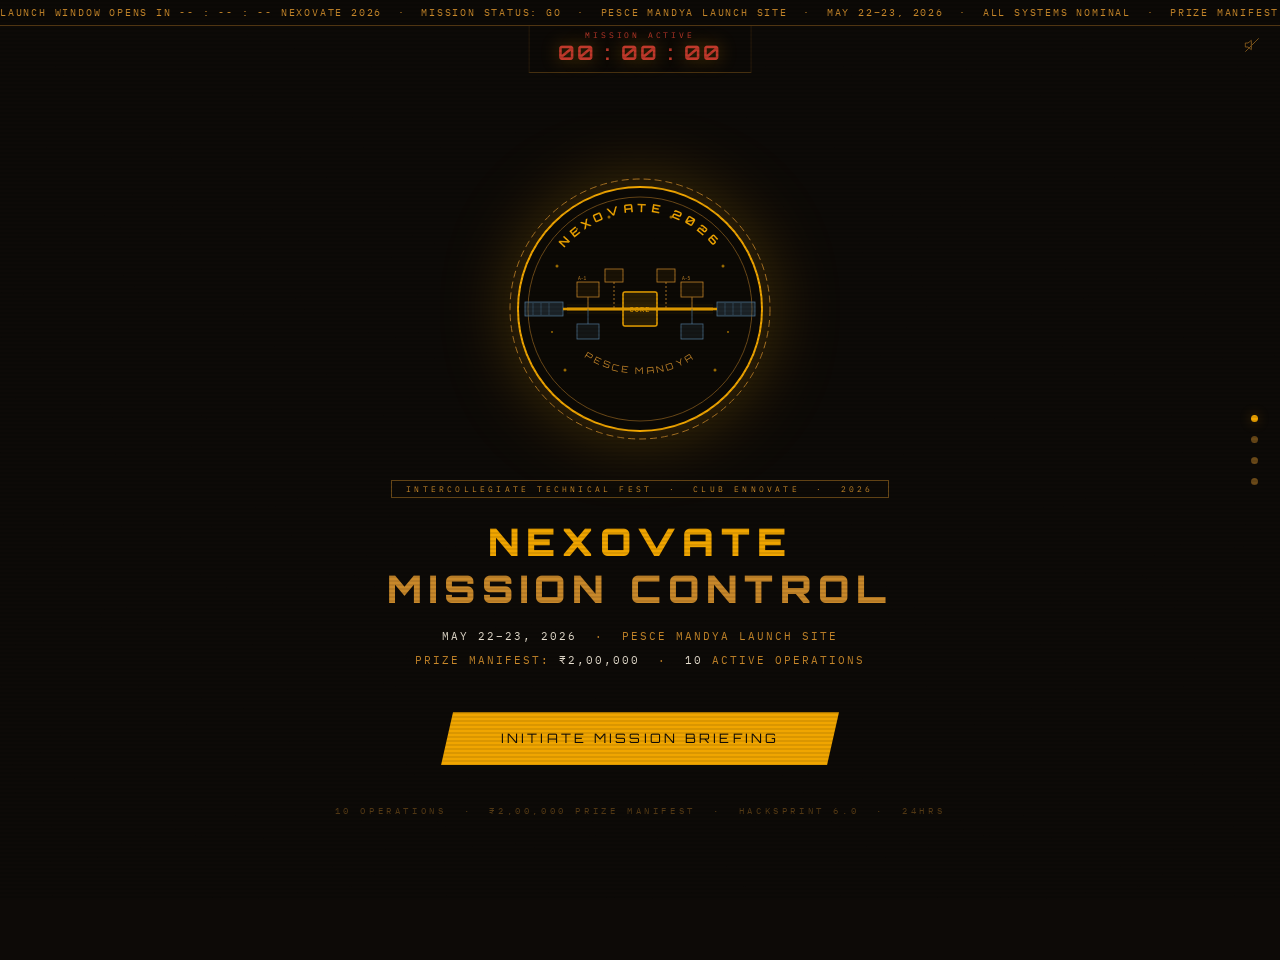
<file: index.html>
<!DOCTYPE html>
<html lang="en">
<head>
  <meta charset="UTF-8">
  <meta name="viewport" content="width=device-width, initial-scale=1.0">
  <title>LAUNCH CONTROL · NEXOVATE 2026</title>
  
  <link rel="preconnect" href="https://fonts.googleapis.com">
  <link href="https://fonts.googleapis.com/css2?family=Orbitron:wght@400;700;900&family=IBM+Plex+Mono:ital,wght@0,300;0,400;0,500;1,400&display=swap" rel="stylesheet">
  
  <link rel="stylesheet" href="css/base.css">
  <link rel="stylesheet" href="css/chrome.css">
  <link rel="stylesheet" href="css/transitions.css">
  <link rel="stylesheet" href="css/hero.css">
  
  <script src="js/navigate.js"></script>
  <script src="js/chrome.js"></script>

</head>
<body data-page="hero">
  <main class="page">
    <div id="hero-content">
      <div id="patch-wrap">
        <!-- SVG Mission Patch -->
        <svg width="270" height="270" viewBox="0 0 270 270" xmlns="http://www.w3.org/2000/svg">
                <defs>
                    <path id="pa-top" d="M 38,135 A 97,97 0 0,1 232,135" />
                    <path id="pa-bot" d="M 50,150 A 97,97 0 0,0 220,150" />
                </defs>
                <!-- Outer serrated border -->
                <circle cx="135" cy="135" r="130" fill="none" stroke="#C8882A" stroke-width=".8"
                    stroke-dasharray="7,4" />
                <!-- Patch fill -->
                <circle cx="135" cy="135" r="122" fill="#0C0905" />
                <circle cx="135" cy="135" r="122" fill="none" stroke="#F0A500" stroke-width="2" />
                <circle cx="135" cy="135" r="112" fill="none" stroke="#C8882A" stroke-width=".5" />
                <!-- Stars -->
                <g fill="#F0A500" opacity=".65">
                    <circle cx="52" cy="92" r="1.5" />
                    <circle cx="72" cy="55" r="1" />
                    <circle cx="104" cy="43" r="1.5" />
                    <circle cx="218" cy="92" r="1.5" />
                    <circle cx="198" cy="55" r="1" />
                    <circle cx="166" cy="43" r="1.5" />
                    <circle cx="47" cy="158" r="1" />
                    <circle cx="223" cy="158" r="1" />
                    <circle cx="60" cy="196" r="1.5" />
                    <circle cx="210" cy="196" r="1.5" />
                </g>
                <!-- Main truss -->
                <line x1="62" y1="135" x2="208" y2="135" stroke="#F0A500" stroke-width="3" />
                <line x1="62" y1="131" x2="208" y2="131" stroke="rgba(240,165,0,.2)" stroke-width=".5" />
                <line x1="62" y1="139" x2="208" y2="139" stroke="rgba(240,165,0,.2)" stroke-width=".5" />
                <!-- Reactor core -->
                <rect x="118" y="118" width="34" height="34" fill="rgba(240,165,0,.13)" stroke="#F0A500"
                    stroke-width="1.5" rx="2" />
                <text x="135" y="138" text-anchor="middle" fill="#F0A500" font-size="7" font-family="monospace"
                    letter-spacing="1">CORE</text>
                <!-- Tech modules top -->
                <rect x="72" y="108" width="22" height="15" fill="rgba(240,165,0,.06)" stroke="#C8882A"
                    stroke-width=".8" />
                <rect x="176" y="108" width="22" height="15" fill="rgba(240,165,0,.06)" stroke="#C8882A"
                    stroke-width=".8" />
                <rect x="100" y="95" width="18" height="13" fill="rgba(240,165,0,.06)" stroke="#C8882A"
                    stroke-width=".8" />
                <rect x="152" y="95" width="18" height="13" fill="rgba(240,165,0,.06)" stroke="#C8882A"
                    stroke-width=".8" />
                <!-- Connectors -->
                <line x1="83" y1="123" x2="83" y2="135" stroke="#C8882A" stroke-width=".8" />
                <line x1="187" y1="123" x2="187" y2="135" stroke="#C8882A" stroke-width=".8" />
                <line x1="109" y1="108" x2="109" y2="135" stroke="#C8882A" stroke-width=".8" stroke-dasharray="2,2" />
                <line x1="161" y1="108" x2="161" y2="135" stroke="#C8882A" stroke-width=".8" stroke-dasharray="2,2" />
                <!-- Bottom modules -->
                <rect x="72" y="150" width="22" height="15" fill="rgba(74,110,138,.14)" stroke="#4A6E8A"
                    stroke-width=".8" />
                <rect x="176" y="150" width="22" height="15" fill="rgba(74,110,138,.14)" stroke="#4A6E8A"
                    stroke-width=".8" />
                <line x1="83" y1="135" x2="83" y2="150" stroke="#4A6E8A" stroke-width=".8" />
                <line x1="187" y1="135" x2="187" y2="150" stroke="#4A6E8A" stroke-width=".8" />
                <!-- Solar panels -->
                <rect x="20" y="128" width="38" height="14" fill="rgba(74,110,138,.28)" stroke="#4A6E8A"
                    stroke-width=".8" />
                <line x1="28" y1="129" x2="28" y2="141" stroke="#4A6E8A" stroke-width=".5" />
                <line x1="36" y1="129" x2="36" y2="141" stroke="#4A6E8A" stroke-width=".5" />
                <line x1="44" y1="129" x2="44" y2="141" stroke="#4A6E8A" stroke-width=".5" />
                <line x1="58" y1="135" x2="62" y2="135" stroke="#F0A500" stroke-width="2.5" />
                <rect x="212" y="128" width="38" height="14" fill="rgba(74,110,138,.28)" stroke="#4A6E8A"
                    stroke-width=".8" />
                <line x1="220" y1="129" x2="220" y2="141" stroke="#4A6E8A" stroke-width=".5" />
                <line x1="228" y1="129" x2="228" y2="141" stroke="#4A6E8A" stroke-width=".5" />
                <line x1="236" y1="129" x2="236" y2="141" stroke="#4A6E8A" stroke-width=".5" />
                <line x1="208" y1="135" x2="212" y2="135" stroke="#F0A500" stroke-width="2.5" />
                <!-- Ref labels -->
                <text x="73" y="106" fill="#C8882A" font-size="4.5" font-family="monospace">A-1</text>
                <text x="177" y="106" fill="#C8882A" font-size="4.5" font-family="monospace">A-5</text>
                <!-- Arched text -->
                <text fill="#F0A500" font-family="'Orbitron', monospace" font-size="11.5" font-weight="700"
                    letter-spacing="4">
                    <textPath href="#pa-top" startOffset="50%" text-anchor="middle">NEXOVATE 2026</textPath>
                </text>
                <text fill="#C8882A" font-family="'Orbitron', monospace" font-size="9" letter-spacing="3">
                    <textPath href="#pa-bot" startOffset="50%" text-anchor="middle">PESCE MANDYA</textPath>
                </text>
            </svg>
      </div>

      <div class="classify">INTERCOLLEGIATE TECHNICAL FEST &nbsp;&middot;&nbsp; CLUB ENNOVATE &nbsp;&middot;&nbsp; 2026</div>

      <h1 class="ttl" style="font-size:38px; margin-bottom:12px;">
        <span class="amber">NEXOVATE</span><br>
        <span class="dim">MISSION CONTROL</span>
      </h1>

      <p class="hero-sub">
        <span>MAY 22–23, 2026</span> &nbsp;&middot;&nbsp; PESCE MANDYA LAUNCH SITE<br>
        PRIZE MANIFEST: <span>₹2,00,000</span> &nbsp;&middot;&nbsp; <span>10</span> ACTIVE OPERATIONS
      </p>

      <button class="btn btn-primary" onclick="navigate('dossier.html')">INITIATE MISSION BRIEFING</button>

      <div class="hero-footer">
        10 OPERATIONS &nbsp;&middot;&nbsp; ₹2,00,000 PRIZE MANIFEST &nbsp;&middot;&nbsp; HACKSPRINT 6.0 &nbsp;&middot;&nbsp; 24HRS
      </div>
    </div>
  </main>

</body>
</html>
</file>
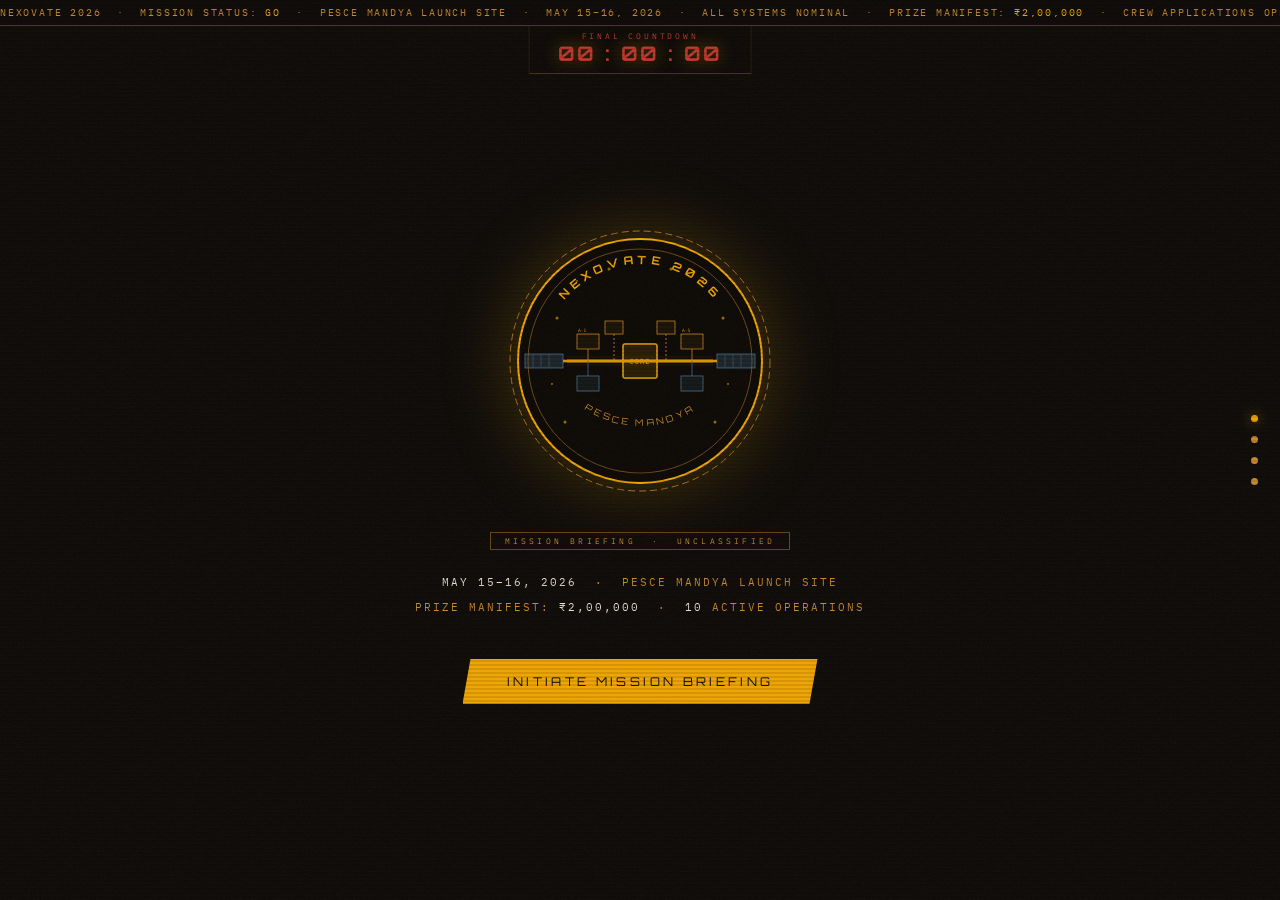
<file: Reference/index.html>
<!DOCTYPE html>
<html lang="en">

<head>
    <meta charset="UTF-8">
    <meta name="viewport" content="width=device-width, initial-scale=1.0">
    <title>NEXOVATE 2026 · MISSION CONTROL</title>
    <link rel="preconnect" href="https://fonts.googleapis.com">
    <link
        href="https://fonts.googleapis.com/css2?family=Orbitron:wght@400;700;900&family=IBM+Plex+Mono:ital,wght@0,300;0,400;0,500;1,400&display=swap"
        rel="stylesheet">
    <style>
        /* ═══════════════════════════════════════════
   ROOT & RESET
═══════════════════════════════════════════ */
        :root {
            --bg: #0D0A07;
            --bg2: #110D09;
            --amber: #F0A500;
            --amber-dk: #C8882A;
            --amber-dim: rgba(240, 165, 0, 0.12);
            --offwhite: #E8E0D0;
            --red: #C0392B;
            --blue: #4A6E8A;
            --font-d: 'Orbitron', monospace;
            --font-m: 'IBM Plex Mono', monospace;
        }

        *,
        *::before,
        *::after {
            margin: 0;
            padding: 0;
            box-sizing: border-box;
        }

        html {
            scroll-behavior: smooth;
        }

        body {
            background: var(--bg);
            color: var(--amber);
            font-family: var(--font-m);
            overflow-x: hidden;
            cursor: crosshair;
            min-height: 100vh;
        }

        button {
            cursor: crosshair;
        }

        /* ═══════════════════════════════════════════
   TEXTURE LAYERS
═══════════════════════════════════════════ */
        #scanlines {
            position: fixed;
            inset: 0;
            pointer-events: none;
            z-index: 9998;
            background: repeating-linear-gradient(0deg, transparent, transparent 2px,
                    rgba(0, 0, 0, 0.10) 2px, rgba(0, 0, 0, 0.10) 4px);
        }

        #grain-svg {
            position: fixed;
            inset: 0;
            width: 100%;
            height: 100%;
            pointer-events: none;
            z-index: 9997;
            opacity: 0.055;
        }

        #static-overlay {
            position: fixed;
            inset: 0;
            z-index: 9999;
            display: none;
        }

        #static-canvas {
            width: 100%;
            height: 100%;
            display: block;
        }

        /* ═══════════════════════════════════════════
   TICKER
═══════════════════════════════════════════ */
        #ticker {
            position: fixed;
            top: 0;
            left: 0;
            right: 0;
            height: 26px;
            background: rgba(13, 10, 7, 0.97);
            border-bottom: 1px solid rgba(200, 136, 42, 0.4);
            overflow: hidden;
            z-index: 200;
            display: flex;
            align-items: center;
        }

        #ticker-inner {
            white-space: nowrap;
            animation: tick 50s linear infinite;
            font-size: 10px;
            letter-spacing: 0.18em;
            color: var(--amber-dk);
        }

        #ticker-inner em {
            color: var(--amber);
            font-style: normal;
        }

        @keyframes tick {
            from {
                transform: translateX(100vw);
            }

            to {
                transform: translateX(-100%);
            }
        }

        /* ═══════════════════════════════════════════
   T-MINUS WIDGET
═══════════════════════════════════════════ */
        #tminus {
            position: fixed;
            top: 26px;
            left: 50%;
            transform: translateX(-50%);
            background: rgba(13, 10, 7, 0.97);
            border-bottom: 1px solid rgba(200, 136, 42, 0.35);
            border-left: 1px solid rgba(200, 136, 42, 0.15);
            border-right: 1px solid rgba(200, 136, 42, 0.15);
            padding: 5px 28px 7px;
            text-align: center;
            z-index: 200;
        }

        #tminus-lbl {
            font-size: 8px;
            letter-spacing: .35em;
            color: var(--amber-dk);
            display: block;
        }

        #tminus-dig {
            font-family: var(--font-d);
            font-size: 20px;
            font-weight: 700;
            color: var(--amber);
            letter-spacing: .12em;
            text-shadow: 0 0 18px rgba(240, 165, 0, .45);
        }

        /* ═══════════════════════════════════════════
   NAV DOTS
═══════════════════════════════════════════ */
        #nav-dots {
            position: fixed;
            right: 22px;
            top: 50%;
            transform: translateY(-50%);
            display: flex;
            flex-direction: column;
            gap: 14px;
            z-index: 200;
        }

        .nd {
            width: 7px;
            height: 7px;
            border-radius: 50%;
            background: var(--amber-dk);
            cursor: crosshair;
            transition: all .3s;
            position: relative;
        }

        .nd.on {
            background: var(--amber);
            box-shadow: 0 0 12px rgba(240, 165, 0, .6);
        }

        .nd::after {
            content: attr(data-lbl);
            position: absolute;
            right: 18px;
            top: 50%;
            transform: translateY(-50%);
            font-size: 8px;
            letter-spacing: .2em;
            color: var(--amber-dk);
            white-space: nowrap;
            opacity: 0;
            transition: .2s;
        }

        .nd:hover::after {
            opacity: 1;
        }

        /* ═══════════════════════════════════════════
   SECTIONS
═══════════════════════════════════════════ */
        .section {
            min-height: 100vh;
            padding: 90px 56px 60px;
            position: relative;
            display: none;
        }

        .section.on {
            display: flex;
        }

        .section-lbl {
            font-size: 9px;
            letter-spacing: .45em;
            color: var(--amber-dk);
            display: block;
            margin-bottom: 8px;
        }

        .section-ttl {
            font-family: var(--font-d);
            font-size: 28px;
            font-weight: 900;
            letter-spacing: .18em;
            color: var(--offwhite);
        }

        /* ═══════════════════════════════════════════
   HERO
═══════════════════════════════════════════ */
        #hero {
            flex-direction: column;
            align-items: center;
            justify-content: center;
            text-align: center;
            gap: 0;
        }

        #patch-wrap {
            margin-bottom: 32px;
            filter: drop-shadow(0 0 36px rgba(240, 165, 0, .28));
            animation: float 4.5s ease-in-out infinite;
        }

        @keyframes float {

            0%,
            100% {
                transform: translateY(0)
            }

            50% {
                transform: translateY(-9px)
            }
        }

        .classify {
            display: inline-block;
            font-size: 8px;
            letter-spacing: .4em;
            border: 1px solid rgba(200, 136, 42, .5);
            color: var(--amber-dk);
            padding: 3px 14px;
            margin-bottom: 20px;
        }

        .hero-sub {
            font-size: 11px;
            letter-spacing: .18em;
            color: var(--amber-dk);
            margin-bottom: 40px;
            line-height: 2.2;
        }

        .hero-sub span {
            color: var(--offwhite);
        }

        .btn-primary {
            font-family: var(--font-d);
            font-size: 12px;
            letter-spacing: .28em;
            color: var(--bg);
            background: var(--amber);
            border: none;
            padding: 15px 44px;
            clip-path: polygon(8px 0%, 100% 0%, calc(100% - 8px) 100%, 0% 100%);
            transition: all .2s;
            animation: pulse-btn 2.2s ease-in-out infinite;
        }

        .btn-primary:hover {
            background: var(--offwhite);
            box-shadow: 0 0 36px rgba(240, 165, 0, .6);
            animation: none;
        }

        @keyframes pulse-btn {

            0%,
            100% {
                box-shadow: 0 0 18px rgba(240, 165, 0, .25)
            }

            50% {
                box-shadow: 0 0 40px rgba(240, 165, 0, .55)
            }
        }

        /* ═══════════════════════════════════════════
   DOSSIER
═══════════════════════════════════════════ */
        #dossier {
            flex-direction: column;
        }

        .dossier-hdr {
            text-align: center;
            margin-bottom: 36px;
        }

        .dossier-hdr p {
            font-size: 10px;
            letter-spacing: .2em;
            color: var(--amber-dk);
            margin-top: 10px;
        }

        .dossier-grid {
            display: grid;
            grid-template-columns: 1fr 360px;
            border: 1px solid rgba(240, 165, 0, .18);
            flex: 1;
            min-height: 480px;
        }

        /* Schematic panel */
        .sch-panel {
            border-right: 1px solid rgba(240, 165, 0, .18);
            padding: 20px;
            position: relative;
            overflow: hidden;
        }

        .sch-panel::before {
            content: '';
            position: absolute;
            inset: 0;
            pointer-events: none;
            background-image:
                linear-gradient(rgba(74, 110, 138, .06) 1px, transparent 1px),
                linear-gradient(90deg, rgba(74, 110, 138, .06) 1px, transparent 1px);
            background-size: 38px 38px;
        }

        .sch-lbl {
            font-size: 8px;
            letter-spacing: .35em;
            color: var(--amber-dk);
            margin-bottom: 14px;
            display: block;
        }

        /* SVG module interactions */
        .mod-g {
            cursor: crosshair;
        }

        .mod-rect {
            fill: rgba(240, 165, 0, .04);
            stroke: var(--amber-dk);
            stroke-width: .9;
            transition: all .2s;
        }

        .mod-g:hover .mod-rect,
        .mod-g.sel .mod-rect {
            fill: rgba(240, 165, 0, .14);
            stroke: var(--amber);
            stroke-width: 1.4;
        }

        .mod-op {
            font-family: var(--font-d);
            font-size: 7.5px;
            fill: var(--amber);
            text-anchor: middle;
            letter-spacing: .12em;
        }

        .mod-nm {
            font-family: var(--font-m);
            font-size: 6.5px;
            fill: var(--amber-dk);
            text-anchor: middle;
            letter-spacing: .06em;
        }

        .mod-g:hover .mod-nm,
        .mod-g.sel .mod-nm {
            fill: var(--offwhite);
        }

        .nt-rect {
            fill: rgba(74, 110, 138, .06);
            stroke: #4A6E8A;
            stroke-width: .9;
            transition: all .2s;
        }

        .mod-g:hover .nt-rect,
        .mod-g.sel .nt-rect {
            fill: rgba(74, 110, 138, .18);
            stroke-width: 1.4;
        }

        .nt-op {
            font-family: var(--font-d);
            font-size: 7px;
            fill: #4A6E8A;
            text-anchor: middle;
            letter-spacing: .1em;
        }

        .nt-nm {
            font-family: var(--font-m);
            font-size: 6px;
            fill: #4A6E8A;
            text-anchor: middle;
        }

        .mod-g:hover .nt-nm {
            fill: var(--offwhite);
        }

        .reactor-ring {
            fill: none;
            stroke: var(--amber);
            stroke-width: .6;
            opacity: .3;
            animation: rpulse 2.2s ease-in-out infinite;
        }

        .reactor-ring:nth-child(2) {
            animation-delay: .6s;
        }

        @keyframes rpulse {

            0%,
            100% {
                opacity: .15
            }

            50% {
                opacity: .55
            }
        }

        .reactor-rect {
            fill: rgba(240, 165, 0, .09);
            stroke: var(--amber);
            stroke-width: 1.5;
            filter: drop-shadow(0 0 7px rgba(240, 165, 0, .4));
            transition: all .3s;
        }

        .reactor-g:hover .reactor-rect,
        .reactor-g.sel .reactor-rect {
            fill: rgba(240, 165, 0, .22);
            filter: drop-shadow(0 0 18px rgba(240, 165, 0, .7));
        }

        .reactor-g {
            cursor: crosshair;
        }

        /* File panel */
        .file-panel {
            background: rgba(240, 165, 0, .025);
            padding: 22px;
            overflow-y: auto;
            font-size: 11px;
            line-height: 1.85;
        }

        .fp-placeholder {
            display: flex;
            flex-direction: column;
            align-items: center;
            justify-content: center;
            height: 100%;
            font-size: 10px;
            letter-spacing: .14em;
            color: var(--amber-dk);
            text-align: center;
            gap: 20px;
        }

        .fp-placeholder pre {
            opacity: .35;
            font-size: 11px;
            line-height: 1.6;
        }

        .fp-op {
            font-family: var(--font-d);
            font-size: 18px;
            font-weight: 700;
            letter-spacing: .18em;
            color: var(--amber);
            text-shadow: 0 0 18px rgba(240, 165, 0, .4);
            margin: 10px 0 4px;
        }

        .fp-tagline {
            font-style: italic;
            color: var(--amber-dk);
            font-size: 10.5px;
            margin-bottom: 10px;
        }

        .fp-obj {
            color: var(--offwhite);
            font-size: 10.5px;
            line-height: 1.85;
            margin: 8px 0 14px;
        }

        .fp-div {
            color: var(--amber-dk);
            letter-spacing: .04em;
        }

        .fp-lbl {
            color: var(--amber-dk);
            font-size: 10px;
            letter-spacing: .18em;
        }

        .fp-val {
            color: var(--offwhite);
        }

        .fp-prize {
            color: var(--amber);
            font-family: var(--font-d);
            font-size: 16px;
        }

        .fp-type {
            font-size: 8px;
            letter-spacing: .22em;
            color: var(--blue);
        }

        .fp-status {
            font-size: 8px;
            letter-spacing: .3em;
            color: var(--amber-dk);
            margin: 8px 0;
        }

        .btn-file {
            font-family: var(--font-d);
            font-size: 10px;
            letter-spacing: .24em;
            color: var(--bg);
            background: var(--amber);
            border: none;
            padding: 11px 16px;
            width: 100%;
            margin-top: 14px;
            clip-path: polygon(5px 0%, 100% 0%, calc(100% - 5px) 100%, 0% 100%);
            transition: all .2s;
        }

        .btn-file:hover {
            background: var(--offwhite);
            box-shadow: 0 0 18px rgba(240, 165, 0, .4);
        }

        .dossier-footer {
            text-align: center;
            margin-top: 28px;
        }

        /* ═══════════════════════════════════════════
   HACKSPRINT
═══════════════════════════════════════════ */
        #hacksprint {
            flex-direction: column;
            align-items: center;
            justify-content: center;
            background: #0F0700;
        }

        #hacksprint::before {
            content: '';
            position: absolute;
            inset: 0;
            pointer-events: none;
            background: radial-gradient(ellipse at center, rgba(240, 100, 0, .07) 0%, transparent 65%);
        }

        .tx-block {
            text-align: center;
            margin-bottom: 52px;
        }

        .tx-line {
            font-size: 12px;
            letter-spacing: .28em;
            color: var(--amber-dk);
            display: block;
            margin-bottom: 7px;
            opacity: 0;
            animation: txin .45s forwards;
        }

        .tx-line:nth-child(1) {
            animation-delay: .15s
        }

        .tx-line:nth-child(2) {
            animation-delay: .55s
        }

        .tx-line:nth-child(3) {
            animation-delay: .95s;
            color: var(--offwhite)
        }

        .tx-line:nth-child(4) {
            animation-delay: 1.35s
        }

        .tx-line:nth-child(5) {
            animation-delay: 1.75s;
            color: var(--amber);
            font-family: var(--font-d);
            font-size: 14px;
            letter-spacing: .38em
        }

        .tx-line:nth-child(6) {
            animation-delay: 2.15s;
            color: var(--offwhite)
        }

        .tx-line:nth-child(7) {
            animation-delay: 2.55s;
            color: var(--red);
            font-family: var(--font-d);
            font-size: 22px;
            letter-spacing: .3em
        }

        @keyframes txin {
            from {
                opacity: 0;
                transform: translateX(-12px)
            }

            to {
                opacity: 1;
                transform: none
            }
        }

        .hack-brief {
            max-width: 660px;
            width: 100%;
            border: 1px solid rgba(240, 165, 0, .28);
            padding: 28px;
            background: rgba(240, 165, 0, .025);
            font-size: 11px;
            line-height: 1.9;
            opacity: 0;
            animation: fadein .5s 3s forwards;
        }

        @keyframes fadein {
            to {
                opacity: 1
            }
        }

        .hack-phase-row {
            display: flex;
            justify-content: space-between;
            padding: 4px 0;
            color: var(--offwhite);
        }

        .hack-phase-row span:last-child {
            color: var(--amber-dk);
        }

        .hack-domain {
            color: var(--offwhite);
            padding: 3px 0 3px 16px;
            position: relative;
        }

        .hack-domain::before {
            content: '›';
            position: absolute;
            left: 0;
            color: var(--amber);
        }

        .btn-omega {
            font-family: var(--font-d);
            font-size: 12px;
            letter-spacing: .28em;
            color: var(--bg);
            background: var(--amber);
            border: 2px solid var(--amber);
            padding: 16px 48px;
            width: 100%;
            margin-top: 22px;
            clip-path: polygon(10px 0%, 100% 0%, calc(100% - 10px) 100%, 0% 100%);
            transition: all .2s;
            opacity: 0;
            animation: fadein .5s 3.6s forwards;
        }

        .btn-omega:hover {
            background: var(--red);
            border-color: var(--red);
            box-shadow: 0 0 38px rgba(192, 57, 43, .5);
        }

        /* ═══════════════════════════════════════════
   REGISTRATION
═══════════════════════════════════════════ */
        #registration {
            flex-direction: column;
            align-items: center;
            justify-content: center;
        }

        .reg-wrap {
            max-width: 660px;
            width: 100%;
        }

        .reg-step {
            display: none;
            animation: fadein .4s forwards;
        }

        .reg-step.on {
            display: block;
        }

        .step-ind {
            font-size: 9px;
            letter-spacing: .4em;
            color: var(--amber-dk);
            margin-bottom: 28px;
        }

        .reg-prompt {
            font-size: 11px;
            letter-spacing: .14em;
            color: var(--amber-dk);
            line-height: 1.85;
            margin-bottom: 20px;
        }

        .reg-input {
            font-family: var(--font-m);
            font-size: 17px;
            color: var(--amber);
            background: transparent;
            border: none;
            border-bottom: 1px solid var(--amber-dk);
            padding: 8px 0;
            width: 100%;
            outline: none;
            letter-spacing: .1em;
            caret-color: var(--amber);
        }

        .reg-input::placeholder {
            color: rgba(240, 165, 0, .22);
            font-size: 14px;
        }

        .reg-input:focus {
            border-bottom-color: var(--amber);
        }

        .reg-opts {
            margin-top: 16px;
        }

        .reg-opt {
            display: flex;
            align-items: center;
            gap: 16px;
            padding: 10px 0;
            border-bottom: 1px solid rgba(240, 165, 0, .1);
            transition: all .2s;
        }

        .reg-opt:hover {
            padding-left: 8px;
        }

        .opt-dot {
            width: 9px;
            height: 9px;
            border: 1px solid var(--amber-dk);
            border-radius: 50%;
            flex-shrink: 0;
            transition: all .2s;
        }

        .reg-opt.sel .opt-dot {
            background: var(--amber);
            border-color: var(--amber);
            box-shadow: 0 0 10px rgba(240, 165, 0, .5);
        }

        .opt-name {
            font-family: var(--font-d);
            font-size: 11px;
            letter-spacing: .15em;
            color: var(--amber);
        }

        .opt-evt {
            font-size: 10px;
            color: var(--amber-dk);
            margin-left: auto;
        }

        .btn-next {
            font-family: var(--font-d);
            font-size: 11px;
            letter-spacing: .28em;
            color: var(--bg);
            background: var(--amber);
            border: none;
            padding: 13px 30px;
            margin-top: 28px;
            clip-path: polygon(6px 0%, 100% 0%, calc(100% - 6px) 100%, 0% 100%);
            transition: all .2s;
        }

        .btn-next:hover {
            background: var(--offwhite);
        }

        .btn-next.full {
            width: 100%;
            padding: 17px;
            font-size: 12px;
        }

        .btn-next.danger {
            background: var(--red);
        }

        .btn-next.danger:hover {
            background: #e74c3c;
        }

        /* GO/NO-GO */
        .gng-item {
            display: flex;
            align-items: center;
            justify-content: space-between;
            padding: 10px 0;
            border-bottom: 1px solid rgba(240, 165, 0, .1);
            opacity: .28;
            transition: all .45s;
        }

        .gng-item.go {
            opacity: 1;
        }

        .gng-lbl {
            font-size: 10.5px;
            letter-spacing: .2em;
            color: var(--amber-dk);
        }

        .gng-status {
            font-family: var(--font-d);
            font-size: 13px;
            letter-spacing: .2em;
            color: var(--amber);
            opacity: 0;
            transition: all .45s;
            text-shadow: 0 0 14px rgba(240, 165, 0, .6);
        }

        .gng-item.go .gng-status {
            opacity: 1;
        }

        #gng-final {
            text-align: center;
            margin-top: 22px;
            font-size: 10.5px;
            letter-spacing: .3em;
            color: var(--offwhite);
            opacity: 0;
            transition: .5s;
        }

        /* ═══════════════════════════════════════════
   CONFIRMATION
═══════════════════════════════════════════ */
        #confirmation {
            flex-direction: column;
            align-items: center;
            justify-content: center;
            text-align: center;
            gap: 0;
        }

        #conf-patch {
            margin-bottom: 28px;
            filter: drop-shadow(0 0 55px rgba(240, 165, 0, .45));
            animation: float 4s ease-in-out infinite;
        }

        .conf-accepted {
            font-family: var(--font-d);
            font-size: 12px;
            letter-spacing: .4em;
            color: var(--amber);
            margin-bottom: 8px;
            text-shadow: 0 0 18px rgba(240, 165, 0, .5);
        }

        .conf-crew {
            font-size: 11px;
            letter-spacing: .18em;
            color: var(--offwhite);
            line-height: 2.1;
            margin-bottom: 8px;
        }

        .conf-report {
            font-size: 9px;
            letter-spacing: .22em;
            color: var(--amber-dk);
            margin-top: 14px;
        }

        /* ═══════════════════════════════════════════
   DIVIDER
═══════════════════════════════════════════ */
        .div-line {
            color: var(--amber-dk);
            letter-spacing: .04em;
            font-size: 11px;
        }
    </style>
</head>

<body>

    <!-- TEXTURES -->
    <div id="scanlines"></div>
    <svg id="grain-svg">
        <filter id="gf">
            <feTurbulence type="fractalNoise" baseFrequency=".82" numOctaves="4" stitchTiles="stitch" />
            <feColorMatrix type="saturate" values="0" />
        </filter>
        <rect width="100%" height="100%" filter="url(#gf)" />
    </svg>

    <!-- STATIC OVERLAY -->
    <div id="static-overlay"><canvas id="static-canvas"></canvas></div>

    <!-- TICKER -->
    <div id="ticker">
        <div id="ticker-inner">
            NEXOVATE 2026 &nbsp;·&nbsp; MISSION STATUS: <em>GO</em> &nbsp;·&nbsp; PESCE MANDYA LAUNCH SITE &nbsp;·&nbsp;
            MAY 15–16, 2026 &nbsp;·&nbsp; ALL SYSTEMS NOMINAL &nbsp;·&nbsp; PRIZE MANIFEST: <em>₹2,00,000</em>
            &nbsp;·&nbsp; CREW APPLICATIONS OPEN &nbsp;·&nbsp; T-MINUS INITIATED &nbsp;·&nbsp; OPERATION IGNITION:
            <em>OMEGA LEVEL ACTIVE</em> &nbsp;·&nbsp; 10 ACTIVE OPERATIONS &nbsp;·&nbsp; NEXOVATE 2026 &nbsp;·&nbsp;
            MISSION STATUS: <em>GO</em> &nbsp;·&nbsp; PESCE MANDYA LAUNCH SITE &nbsp;·&nbsp; MAY 15–16, 2026
            &nbsp;·&nbsp; PRIZE MANIFEST: <em>₹2,00,000</em> &nbsp;·&nbsp;
        </div>
    </div>

    <!-- T-MINUS -->
    <div id="tminus">
        <span id="tminus-lbl">LAUNCH WINDOW OPENS IN</span>
        <div id="tminus-dig">-- : -- : --</div>
    </div>

    <!-- NAV DOTS -->
    <div id="nav-dots">
        <div class="nd on" data-lbl="HERO" data-sec="hero"></div>
        <div class="nd" data-lbl="DOSSIER" data-sec="dossier"></div>
        <div class="nd" data-lbl="IGNITION" data-sec="hacksprint"></div>
        <div class="nd" data-lbl="REGISTER" data-sec="registration"></div>
    </div>

    <!-- ══════════════════════════════════
     HERO
══════════════════════════════════ -->
    <section class="section on" id="hero">

        <!-- Mission Patch -->
        <div id="patch-wrap">
            <svg width="270" height="270" viewBox="0 0 270 270" xmlns="http://www.w3.org/2000/svg">
                <defs>
                    <path id="pa-top" d="M 38,135 A 97,97 0 0,1 232,135" />
                    <path id="pa-bot" d="M 50,150 A 97,97 0 0,0 220,150" />
                </defs>
                <!-- Outer serrated border -->
                <circle cx="135" cy="135" r="130" fill="none" stroke="#C8882A" stroke-width=".8"
                    stroke-dasharray="7,4" />
                <!-- Patch fill -->
                <circle cx="135" cy="135" r="122" fill="#0C0905" />
                <circle cx="135" cy="135" r="122" fill="none" stroke="#F0A500" stroke-width="2" />
                <circle cx="135" cy="135" r="112" fill="none" stroke="#C8882A" stroke-width=".5" />
                <!-- Stars -->
                <g fill="#F0A500" opacity=".65">
                    <circle cx="52" cy="92" r="1.5" />
                    <circle cx="72" cy="55" r="1" />
                    <circle cx="104" cy="43" r="1.5" />
                    <circle cx="218" cy="92" r="1.5" />
                    <circle cx="198" cy="55" r="1" />
                    <circle cx="166" cy="43" r="1.5" />
                    <circle cx="47" cy="158" r="1" />
                    <circle cx="223" cy="158" r="1" />
                    <circle cx="60" cy="196" r="1.5" />
                    <circle cx="210" cy="196" r="1.5" />
                </g>
                <!-- Main truss -->
                <line x1="62" y1="135" x2="208" y2="135" stroke="#F0A500" stroke-width="3" />
                <line x1="62" y1="131" x2="208" y2="131" stroke="rgba(240,165,0,.2)" stroke-width=".5" />
                <line x1="62" y1="139" x2="208" y2="139" stroke="rgba(240,165,0,.2)" stroke-width=".5" />
                <!-- Reactor core -->
                <rect x="118" y="118" width="34" height="34" fill="rgba(240,165,0,.13)" stroke="#F0A500"
                    stroke-width="1.5" rx="2" />
                <text x="135" y="138" text-anchor="middle" fill="#F0A500" font-size="7" font-family="monospace"
                    letter-spacing="1">CORE</text>
                <!-- Tech modules top -->
                <rect x="72" y="108" width="22" height="15" fill="rgba(240,165,0,.06)" stroke="#C8882A"
                    stroke-width=".8" />
                <rect x="176" y="108" width="22" height="15" fill="rgba(240,165,0,.06)" stroke="#C8882A"
                    stroke-width=".8" />
                <rect x="100" y="95" width="18" height="13" fill="rgba(240,165,0,.06)" stroke="#C8882A"
                    stroke-width=".8" />
                <rect x="152" y="95" width="18" height="13" fill="rgba(240,165,0,.06)" stroke="#C8882A"
                    stroke-width=".8" />
                <!-- Connectors -->
                <line x1="83" y1="123" x2="83" y2="135" stroke="#C8882A" stroke-width=".8" />
                <line x1="187" y1="123" x2="187" y2="135" stroke="#C8882A" stroke-width=".8" />
                <line x1="109" y1="108" x2="109" y2="135" stroke="#C8882A" stroke-width=".8" stroke-dasharray="2,2" />
                <line x1="161" y1="108" x2="161" y2="135" stroke="#C8882A" stroke-width=".8" stroke-dasharray="2,2" />
                <!-- Bottom modules -->
                <rect x="72" y="150" width="22" height="15" fill="rgba(74,110,138,.14)" stroke="#4A6E8A"
                    stroke-width=".8" />
                <rect x="176" y="150" width="22" height="15" fill="rgba(74,110,138,.14)" stroke="#4A6E8A"
                    stroke-width=".8" />
                <line x1="83" y1="135" x2="83" y2="150" stroke="#4A6E8A" stroke-width=".8" />
                <line x1="187" y1="135" x2="187" y2="150" stroke="#4A6E8A" stroke-width=".8" />
                <!-- Solar panels -->
                <rect x="20" y="128" width="38" height="14" fill="rgba(74,110,138,.28)" stroke="#4A6E8A"
                    stroke-width=".8" />
                <line x1="28" y1="129" x2="28" y2="141" stroke="#4A6E8A" stroke-width=".5" />
                <line x1="36" y1="129" x2="36" y2="141" stroke="#4A6E8A" stroke-width=".5" />
                <line x1="44" y1="129" x2="44" y2="141" stroke="#4A6E8A" stroke-width=".5" />
                <line x1="58" y1="135" x2="62" y2="135" stroke="#F0A500" stroke-width="2.5" />
                <rect x="212" y="128" width="38" height="14" fill="rgba(74,110,138,.28)" stroke="#4A6E8A"
                    stroke-width=".8" />
                <line x1="220" y1="129" x2="220" y2="141" stroke="#4A6E8A" stroke-width=".5" />
                <line x1="228" y1="129" x2="228" y2="141" stroke="#4A6E8A" stroke-width=".5" />
                <line x1="236" y1="129" x2="236" y2="141" stroke="#4A6E8A" stroke-width=".5" />
                <line x1="208" y1="135" x2="212" y2="135" stroke="#F0A500" stroke-width="2.5" />
                <!-- Ref labels -->
                <text x="73" y="106" fill="#C8882A" font-size="4.5" font-family="monospace">A-1</text>
                <text x="177" y="106" fill="#C8882A" font-size="4.5" font-family="monospace">A-5</text>
                <!-- Arched text -->
                <text fill="#F0A500" font-family="'Orbitron', monospace" font-size="11.5" font-weight="700"
                    letter-spacing="4">
                    <textPath href="#pa-top" startOffset="50%" text-anchor="middle">NEXOVATE 2026</textPath>
                </text>
                <text fill="#C8882A" font-family="'Orbitron', monospace" font-size="9" letter-spacing="3">
                    <textPath href="#pa-bot" startOffset="50%" text-anchor="middle">PESCE MANDYA</textPath>
                </text>
            </svg>
        </div>

        <div class="classify">MISSION BRIEFING &nbsp;·&nbsp; UNCLASSIFIED</div>

        <p class="hero-sub">
            <span>MAY 15–16, 2026</span> &nbsp;·&nbsp; PESCE MANDYA LAUNCH SITE<br>
            PRIZE MANIFEST: <span>₹2,00,000</span> &nbsp;·&nbsp; <span>10</span> ACTIVE OPERATIONS
        </p>

        <button class="btn-primary" onclick="go('dossier')">INITIATE MISSION BRIEFING</button>
    </section>

    <!-- ══════════════════════════════════
     DOSSIER
══════════════════════════════════ -->
    <section class="section" id="dossier" style="flex-direction:column;">
        <div class="dossier-hdr">
            <span class="section-lbl">NEXOVATE 2026 · OPERATION OVERVIEW</span>
            <div class="section-ttl">MISSION DOSSIER</div>
            <p>SELECT A MODULE ON THE SCHEMATIC TO ACCESS MISSION FILE</p>
        </div>

        <div class="dossier-grid">

            <!-- SCHEMATIC -->
            <div class="sch-panel">
                <span class="sch-lbl">NEXOVATE ORBITAL STATION · REF: NXV-2026-ALPHA · ALL MODULES CLICKABLE</span>

                <svg id="sch-svg" viewBox="0 0 720 410" xmlns="http://www.w3.org/2000/svg"
                    style="width:100%;height:auto;">

                    <!-- Blueprint grid -->
                    <defs>
                        <pattern id="bgrid" width="38" height="38" patternUnits="userSpaceOnUse">
                            <path d="M38 0L0 0 0 38" fill="none" stroke="rgba(74,110,138,.07)" stroke-width=".5" />
                        </pattern>
                    </defs>
                    <rect width="720" height="410" fill="url(#bgrid)" />

                    <!-- MAIN TRUSS -->
                    <line x1="58" y1="200" x2="662" y2="200" stroke="#C8882A" stroke-width="2.2" />
                    <line x1="58" y1="196" x2="662" y2="196" stroke="rgba(240,165,0,.18)" stroke-width=".5" />
                    <line x1="58" y1="204" x2="662" y2="204" stroke="rgba(240,165,0,.18)" stroke-width=".5" />
                    <!-- Truss cross-hatch details -->
                    <g stroke="rgba(240,165,0,.12)" stroke-width=".5">
                        <line x1="80" y1="196" x2="88" y2="204" />
                        <line x1="100" y1="196" x2="108" y2="204" />
                        <line x1="120" y1="196" x2="128" y2="204" />
                        <line x1="140" y1="196" x2="148" y2="204" />
                        <line x1="160" y1="196" x2="168" y2="204" />
                        <line x1="180" y1="196" x2="188" y2="204" />
                        <line x1="550" y1="196" x2="558" y2="204" />
                        <line x1="570" y1="196" x2="578" y2="204" />
                        <line x1="590" y1="196" x2="598" y2="204" />
                        <line x1="610" y1="196" x2="618" y2="204" />
                        <line x1="630" y1="196" x2="638" y2="204" />
                        <line x1="650" y1="196" x2="658" y2="204" />
                    </g>

                    <!-- SOLAR PANELS LEFT -->
                    <rect x="10" y="188" width="44" height="24" fill="rgba(74,110,138,.28)" stroke="#4A6E8A"
                        stroke-width=".8" />
                    <line x1="18" y1="189" x2="18" y2="211" stroke="#4A6E8A" stroke-width=".5" />
                    <line x1="26" y1="189" x2="26" y2="211" stroke="#4A6E8A" stroke-width=".5" />
                    <line x1="34" y1="189" x2="34" y2="211" stroke="#4A6E8A" stroke-width=".5" />
                    <line x1="42" y1="189" x2="42" y2="211" stroke="#4A6E8A" stroke-width=".5" />
                    <line x1="54" y1="200" x2="58" y2="200" stroke="#C8882A" stroke-width="2" />
                    <text x="32" y="225" text-anchor="middle" fill="#4A6E8A" font-size="6"
                        font-family="monospace">PWR-L</text>

                    <!-- SOLAR PANELS RIGHT -->
                    <rect x="666" y="188" width="44" height="24" fill="rgba(74,110,138,.28)" stroke="#4A6E8A"
                        stroke-width=".8" />
                    <line x1="674" y1="189" x2="674" y2="211" stroke="#4A6E8A" stroke-width=".5" />
                    <line x1="682" y1="189" x2="682" y2="211" stroke="#4A6E8A" stroke-width=".5" />
                    <line x1="690" y1="189" x2="690" y2="211" stroke="#4A6E8A" stroke-width=".5" />
                    <line x1="698" y1="189" x2="698" y2="211" stroke="#4A6E8A" stroke-width=".5" />
                    <line x1="662" y1="200" x2="666" y2="200" stroke="#C8882A" stroke-width="2" />
                    <text x="688" y="225" text-anchor="middle" fill="#4A6E8A" font-size="6"
                        font-family="monospace">PWR-R</text>

                    <!-- ═ TECHNICAL MODULES (TOP) ═ -->

                    <!-- M1: ROBO RACE -->
                    <g class="mod-g" id="m-rr" onclick="selMod('rr')">
                        <line x1="88" y1="153" x2="88" y2="200" stroke="rgba(240,165,0,.3)" stroke-width=".9"
                            stroke-dasharray="3,3" />
                        <rect class="mod-rect" x="60" y="118" width="56" height="35" rx="1" />
                        <text class="mod-op" x="88" y="132">IRONCLAD</text>
                        <text class="mod-nm" x="88" y="145">ROBO RACE</text>
                        <text x="60" y="114" fill="#C8882A" font-size="5" font-family="monospace">A-1</text>
                        <text x="60" y="162" fill="rgba(240,165,0,.2)" font-size="5" font-family="monospace">₹30K</text>
                    </g>

                    <!-- M2: ROBO SOCCER -->
                    <g class="mod-g" id="m-rs" onclick="selMod('rs')">
                        <line x1="196" y1="153" x2="196" y2="200" stroke="rgba(240,165,0,.3)" stroke-width=".9"
                            stroke-dasharray="3,3" />
                        <rect class="mod-rect" x="163" y="118" width="66" height="35" rx="1" />
                        <text class="mod-op" x="196" y="132">GRIDLOCK</text>
                        <text class="mod-nm" x="196" y="145">ROBO SOCCER</text>
                        <text x="163" y="114" fill="#C8882A" font-size="5" font-family="monospace">A-2</text>
                        <text x="163" y="162" fill="rgba(240,165,0,.2)" font-size="5"
                            font-family="monospace">₹30K</text>
                    </g>

                    <!-- M3: ROBO SUMO (center-top, slightly higher = priority) -->
                    <g class="mod-g" id="m-rsu" onclick="selMod('rsu')">
                        <line x1="360" y1="140" x2="360" y2="200" stroke="rgba(240,165,0,.3)" stroke-width=".9"
                            stroke-dasharray="3,3" />
                        <rect class="mod-rect" x="322" y="100" width="76" height="40" rx="1" />
                        <text class="mod-op" x="360" y="116">IMMOVABLE</text>
                        <text class="mod-nm" x="360" y="130">ROBO SUMO</text>
                        <text x="322" y="96" fill="#C8882A" font-size="5" font-family="monospace">A-3 · PRIORITY</text>
                        <text x="322" y="150" fill="rgba(240,165,0,.2)" font-size="5"
                            font-family="monospace">₹20K</text>
                    </g>

                    <!-- M4: LINE FOLLOWER -->
                    <g class="mod-g" id="m-lf" onclick="selMod('lf')">
                        <line x1="510" y1="153" x2="510" y2="200" stroke="rgba(240,165,0,.3)" stroke-width=".9"
                            stroke-dasharray="3,3" />
                        <rect class="mod-rect" x="471" y="118" width="78" height="35" rx="1" />
                        <text class="mod-op" x="510" y="132">THREADLINE</text>
                        <text class="mod-nm" x="510" y="145">LINE FOLLOWER</text>
                        <text x="471" y="114" fill="#C8882A" font-size="5" font-family="monospace">A-4</text>
                        <text x="471" y="162" fill="rgba(240,165,0,.2)" font-size="5"
                            font-family="monospace">₹20K</text>
                    </g>

                    <!-- M5: MAZE -->
                    <g class="mod-g" id="m-mz" onclick="selMod('mz')">
                        <line x1="620" y1="153" x2="620" y2="200" stroke="rgba(240,165,0,.3)" stroke-width=".9"
                            stroke-dasharray="3,3" />
                        <rect class="mod-rect" x="592" y="118" width="56" height="35" rx="1" />
                        <text class="mod-op" x="620" y="132">LABYRINTH</text>
                        <text class="mod-nm" x="620" y="145">MAZE</text>
                        <text x="592" y="114" fill="#C8882A" font-size="5" font-family="monospace">A-5</text>
                        <text x="592" y="162" fill="rgba(240,165,0,.2)" font-size="5"
                            font-family="monospace">₹20K</text>
                    </g>

                    <!-- ═ REACTOR CORE (HACKSPRINT) ═ -->
                    <g class="reactor-g" id="m-hs" onclick="go('hacksprint')">
                        <circle cx="360" cy="200" r="44" class="reactor-ring" />
                        <circle cx="360" cy="200" r="32" class="reactor-ring" style="animation-delay:.6s" />
                        <rect class="reactor-rect" x="322" y="183" width="76" height="34" rx="2" />
                        <text x="360" y="197" text-anchor="middle" fill="#F0A500" font-family="'Orbitron',monospace"
                            font-size="8" font-weight="700" letter-spacing="2">CORE</text>
                        <text x="360" y="210" text-anchor="middle" fill="#C8882A" font-family="monospace" font-size="6"
                            letter-spacing="1">HACKSPRINT</text>
                        <text x="360" y="172" text-anchor="middle" fill="rgba(240,165,0,.4)" font-family="monospace"
                            font-size="5.5" letter-spacing="1">[ OMEGA PROTOCOL ]</text>
                    </g>

                    <!-- ═ NON-TECH MODULES (BOTTOM) ═ -->
                    <text x="360" y="388" text-anchor="middle" fill="rgba(74,110,138,.45)" font-size="7"
                        font-family="monospace" letter-spacing="3">GROUND OPERATIONS RING</text>

                    <!-- M6: BRAND RUMBLING -->
                    <g class="mod-g" id="m-br" onclick="selMod('br')">
                        <line x1="108" y1="200" x2="108" y2="258" stroke="rgba(74,110,138,.35)" stroke-width=".9"
                            stroke-dasharray="3,3" />
                        <rect class="nt-rect" x="72" y="258" width="72" height="34" rx="1" />
                        <text class="nt-op" x="108" y="272">SIGNAL</text>
                        <text class="nt-nm" x="108" y="284">BRAND RUMBLE</text>
                        <text x="72" y="302" fill="rgba(74,110,138,.4)" font-size="5" font-family="monospace">B-1 ·
                            ₹10K</text>
                    </g>

                    <!-- M7: SHARK TANK -->
                    <g class="mod-g" id="m-st" onclick="selMod('st')">
                        <line x1="238" y1="200" x2="238" y2="258" stroke="rgba(74,110,138,.35)" stroke-width=".9"
                            stroke-dasharray="3,3" />
                        <rect class="nt-rect" x="200" y="258" width="76" height="34" rx="1" />
                        <text class="nt-op" x="238" y="272">PITCH</text>
                        <text class="nt-nm" x="238" y="284">SHARK TANK</text>
                        <text x="200" y="302" fill="rgba(74,110,138,.4)" font-size="5" font-family="monospace">B-2 ·
                            ₹10K</text>
                    </g>

                    <!-- M8: IQ WARS -->
                    <g class="mod-g" id="m-iq" onclick="selMod('iq')">
                        <line x1="476" y1="200" x2="476" y2="258" stroke="rgba(74,110,138,.35)" stroke-width=".9"
                            stroke-dasharray="3,3" />
                        <rect class="nt-rect" x="432" y="258" width="88" height="34" rx="1" />
                        <text class="nt-op" x="476" y="272">GREY MATTER</text>
                        <text class="nt-nm" x="476" y="284">IQ WARS 2.0</text>
                        <text x="432" y="302" fill="rgba(74,110,138,.4)" font-size="5" font-family="monospace">B-3 ·
                            ₹10K</text>
                    </g>

                    <!-- M9: WATER ROCKET -->
                    <g class="mod-g" id="m-wr" onclick="selMod('wr')">
                        <line x1="608" y1="200" x2="608" y2="258" stroke="rgba(74,110,138,.35)" stroke-width=".9"
                            stroke-dasharray="3,3" />
                        <rect class="nt-rect" x="566" y="258" width="84" height="34" rx="1" />
                        <text class="nt-op" x="608" y="272">APOGEE</text>
                        <text class="nt-nm" x="608" y="284">WATER ROCKET</text>
                        <text x="566" y="302" fill="rgba(74,110,138,.4)" font-size="5" font-family="monospace">B-4 ·
                            ₹10K</text>
                    </g>

                    <!-- Legend -->
                    <g transform="translate(10,355)">
                        <rect width="8" height="8" fill="rgba(240,165,0,.04)" stroke="#F0A500" stroke-width=".8" />
                        <text x="13" y="8" fill="#C8882A" font-size="6" font-family="monospace">TECHNICAL OPS</text>
                        <rect x="100" width="8" height="8" fill="rgba(74,110,138,.14)" stroke="#4A6E8A"
                            stroke-width=".8" />
                        <text x="113" y="8" fill="#4A6E8A" font-size="6" font-family="monospace">GROUND OPS</text>
                    </g>

                </svg>
            </div>

            <!-- FILE PANEL -->
            <div class="file-panel" id="file-panel">
                <div class="fp-placeholder">
                    <pre>┌─────────────────┐
│  SELECT MODULE  │
│  ON SCHEMATIC   │
└─────────────────┘</pre>
                    <div>CLICK ANY MODULE TO<br>ACCESS MISSION FILE<span
                            style="animation:blink 1s step-end infinite;display:inline-block">_</span></div>
                </div>
            </div>

        </div><!-- /dossier-grid -->

        <div class="dossier-footer" style="margin-top:28px;">
            <button class="btn-primary" style="font-size:11px;padding:12px 32px;" onclick="go('hacksprint')">
                PROCEED TO OPERATION IGNITION ›
            </button>
        </div>
    </section>

    <!-- ══════════════════════════════════
     HACKSPRINT
══════════════════════════════════ -->
    <section class="section" id="hacksprint" style="flex-direction:column;align-items:center;justify-content:center;">

        <div class="tx-block" id="tx-block">
            <span class="tx-line">━━━━━━━━━━━━━━━━━━━━━━━━━━━━━━━━━━━━━━━━━━━━━━━</span>
            <span class="tx-line">MISSION CONTROL TO ALL STATIONS.</span>
            <span class="tx-line">THIS IS A PRIORITY TRANSMISSION.</span>
            <span class="tx-line">━━━━━━━━━━━━━━━━━━━━━━━━━━━━━━━━━━━━━━━━━━━━━━━</span>
            <span class="tx-line">OPERATION: IGNITION IS NOW ACTIVE.</span>
            <span class="tx-line">CLASSIFICATION: OMEGA LEVEL · 24 HOURS CONTINUOUS.</span>
            <span class="tx-line">THIS IS NOT A DRILL.</span>
        </div>

        <div class="hack-brief" id="hack-brief">
            <div class="div-line">━━━━━━━━━━━━━━━━━━━━━━━━━━━━━━━━━━━━━━━━━━━━━━━━━━━━</div>
            <div class="fp-op">HACKSPRINT 6.0</div>
            <div style="font-size:9px;letter-spacing:.3em;color:var(--amber-dk);margin-bottom:14px;">OPERATION: IGNITION
                · OMEGA CLEARANCE</div>
            <div class="div-line">━━━━━━━━━━━━━━━━━━━━━━━━━━━━━━━━━━━━━━━━━━━━━━━━━━━━</div>
            <br>
            <span class="fp-lbl">MISSION CLASS &nbsp;&nbsp;&nbsp;&nbsp;&nbsp;</span><span class="fp-val">OMEGA ·
                UNRESTRICTED</span><br>
            <span class="fp-lbl">DURATION &nbsp;&nbsp;&nbsp;&nbsp;&nbsp;&nbsp;&nbsp;&nbsp;&nbsp;&nbsp;</span><span
                class="fp-val">24 HOURS CONTINUOUS OPERATION</span><br>
            <span class="fp-lbl">CREW REQUIREMENT &nbsp;</span><span class="fp-val">3 – 4 PERSONNEL</span><br>
            <span class="fp-lbl">MISSION VALUE &nbsp;&nbsp;&nbsp;&nbsp;</span><span class="fp-prize">₹60,000</span><br>
            <br>
            <div class="div-line">━━━━━━━━━━━━━━━━━━━━━━━━━━━━━━━━━━━━━━━━━━━━━━━━━━━━</div>
            <br>
            <div style="font-size:9px;letter-spacing:.3em;color:var(--amber-dk);margin-bottom:8px;">ACTIVE MISSION
                DOMAINS:</div>
            <div class="hack-domain">DOMAIN A · ARTIFICIAL INTELLIGENCE</div>
            <div class="hack-domain">DOMAIN B · AGRICULTURE &amp; HEALTHCARE TECHNOLOGY</div>
            <div class="hack-domain">DOMAIN C · INTERNET OF THINGS</div>
            <br>
            <div class="div-line">━━━━━━━━━━━━━━━━━━━━━━━━━━━━━━━━━━━━━━━━━━━━━━━━━━━━</div>
            <br>
            <div style="font-size:9px;letter-spacing:.3em;color:var(--amber-dk);margin-bottom:8px;">MISSION PHASES:
            </div>
            <div class="hack-phase-row"><span>PHASE 1 — PROBLEM ACQUISITION</span><span>[0–2 HRS]</span></div>
            <div class="hack-phase-row"><span>PHASE 2 — SYSTEMS DEVELOPMENT</span><span>[2–20 HRS]</span></div>
            <div class="hack-phase-row"><span>PHASE 3 — MISSION PRESENTATION</span><span>[20–24 HRS]</span></div>
            <br>
            <div class="div-line">━━━━━━━━━━━━━━━━━━━━━━━━━━━━━━━━━━━━━━━━━━━━━━━━━━━━</div>
            <br>
            <span class="fp-lbl">MISSION LEADS &nbsp;</span><span class="fp-val">SONAL H · ASHWIN S</span><br>
            <span class="fp-lbl">COMMS &nbsp;&nbsp;&nbsp;&nbsp;&nbsp;&nbsp;&nbsp;&nbsp;</span><span
                class="fp-val">9591787616 · 8951728170</span>
            <br>
            <button class="btn-omega" onclick="regFor('OPERATION: IGNITION','HACKSPRINT 6.0')">
                INITIATE CREW REGISTRATION · OPERATION IGNITION
            </button>
        </div>

    </section>

    <!-- ══════════════════════════════════
     REGISTRATION
══════════════════════════════════ -->
    <section class="section" id="registration" style="flex-direction:column;align-items:center;justify-content:center;">
        <div class="reg-wrap">

            <div style="text-align:center;margin-bottom:44px;">
                <span class="section-lbl">CREW ASSIGNMENT PROTOCOL</span>
                <div class="section-ttl">CREW MANIFEST</div>
            </div>

            <!-- Step 1 -->
            <div class="reg-step on" id="rs1">
                <div class="step-ind">STEP 01 OF 04 &nbsp;·&nbsp; CREW DESIGNATION</div>
                <div class="div-line">━━━━━━━━━━━━━━━━━━━━━━━━━━━━━━━━━━━━━━━━━━━━━━━━━━━━</div>
                <br>
                <div class="reg-prompt">MISSION CONTROL: PLEASE CONFIRM CREW DESIGNATION.<br>THIS IS THE IDENTIFIER BY
                    WHICH YOUR TEAM WILL BE<br>LOGGED IN THE OFFICIAL MISSION MANIFEST.</div>
                <div class="fp-lbl">CREW DESIGNATION:</div>
                <input class="reg-input" id="inp-crew" type="text" placeholder="ENTER TEAM NAME" autocomplete="off" />
                <br><br>
                <button class="btn-next" onclick="nxt(1)">CONFIRM DESIGNATION ›</button>
            </div>

            <!-- Step 2 -->
            <div class="reg-step" id="rs2">
                <div class="step-ind">STEP 02 OF 04 &nbsp;·&nbsp; LAUNCH SITE</div>
                <div class="div-line">━━━━━━━━━━━━━━━━━━━━━━━━━━━━━━━━━━━━━━━━━━━━━━━━━━━━</div>
                <br>
                <div class="reg-prompt">MISSION CONTROL: CONFIRM LAUNCH SITE.<br>YOUR INSTITUTION OF ORIGIN FOR MISSION
                    RECORDS.</div>
                <div class="fp-lbl">LAUNCH SITE (INSTITUTION):</div>
                <input class="reg-input" id="inp-inst" type="text" placeholder="ENTER COLLEGE / INSTITUTION"
                    autocomplete="off" />
                <br><br>
                <button class="btn-next" onclick="nxt(2)">CONFIRM LAUNCH SITE ›</button>
            </div>

            <!-- Step 3 -->
            <div class="reg-step" id="rs3">
                <div class="step-ind">STEP 03 OF 04 &nbsp;·&nbsp; MISSION ASSIGNMENT</div>
                <div class="div-line">━━━━━━━━━━━━━━━━━━━━━━━━━━━━━━━━━━━━━━━━━━━━━━━━━━━━</div>
                <br>
                <div class="reg-prompt">MISSION CONTROL: SELECT PRIMARY MISSION.</div>
                <div class="reg-opts" id="reg-opts">
                    <div class="reg-opt" onclick="selEvt(this,'OPERATION: IRONCLAD','ROBO RACE')">
                        <div class="opt-dot"></div>
                        <div class="opt-name">IRONCLAD</div>
                        <div class="opt-evt">ROBO RACE · ₹30,000</div>
                    </div>
                    <div class="reg-opt" onclick="selEvt(this,'OPERATION: GRIDLOCK','ROBO SOCCER')">
                        <div class="opt-dot"></div>
                        <div class="opt-name">GRIDLOCK</div>
                        <div class="opt-evt">ROBO SOCCER · ₹30,000</div>
                    </div>
                    <div class="reg-opt" onclick="selEvt(this,'OPERATION: IMMOVABLE','ROBO SUMO')">
                        <div class="opt-dot"></div>
                        <div class="opt-name">IMMOVABLE</div>
                        <div class="opt-evt">ROBO SUMO · ₹20,000</div>
                    </div>
                    <div class="reg-opt" onclick="selEvt(this,'OPERATION: THREADLINE','LINE FOLLOWER')">
                        <div class="opt-dot"></div>
                        <div class="opt-name">THREADLINE</div>
                        <div class="opt-evt">LINE FOLLOWER · ₹20,000</div>
                    </div>
                    <div class="reg-opt" onclick="selEvt(this,'OPERATION: LABYRINTH','MAZE')">
                        <div class="opt-dot"></div>
                        <div class="opt-name">LABYRINTH</div>
                        <div class="opt-evt">MAZE · ₹20,000</div>
                    </div>
                    <div class="reg-opt" onclick="selEvt(this,'OPERATION: SIGNAL','BRAND RUMBLING')">
                        <div class="opt-dot"></div>
                        <div class="opt-name">SIGNAL</div>
                        <div class="opt-evt">BRAND RUMBLING · ₹10,000</div>
                    </div>
                    <div class="reg-opt" onclick="selEvt(this,'OPERATION: PITCH','SHARK TANK')">
                        <div class="opt-dot"></div>
                        <div class="opt-name">PITCH</div>
                        <div class="opt-evt">SHARK TANK · ₹10,000</div>
                    </div>
                    <div class="reg-opt" onclick="selEvt(this,'OPERATION: GREY MATTER','IQ WARS 2.0')">
                        <div class="opt-dot"></div>
                        <div class="opt-name">GREY MATTER</div>
                        <div class="opt-evt">IQ WARS 2.0 · ₹10,000</div>
                    </div>
                    <div class="reg-opt" onclick="selEvt(this,'OPERATION: APOGEE','WATER ROCKET')">
                        <div class="opt-dot"></div>
                        <div class="opt-name">APOGEE</div>
                        <div class="opt-evt">WATER ROCKET · ₹10,000</div>
                    </div>
                    <div class="reg-opt" onclick="selEvt(this,'OPERATION: IGNITION','HACKSPRINT 6.0')">
                        <div class="opt-dot"></div>
                        <div class="opt-name">IGNITION</div>
                        <div class="opt-evt">HACKSPRINT 6.0 · ₹60,000</div>
                    </div>
                </div>
                <button class="btn-next" onclick="nxt(3)">CONFIRM MISSION ›</button>
            </div>

            <!-- Step 4: GO/NO-GO -->
            <div class="reg-step" id="rs4">
                <div class="step-ind">STEP 04 OF 04 &nbsp;·&nbsp; PRE-LAUNCH GO/NO-GO POLL</div>
                <div class="div-line">━━━━━━━━━━━━━━━━━━━━━━━━━━━━━━━━━━━━━━━━━━━━━━━━━━━━</div>
                <br>
                <div class="reg-prompt">MISSION CONTROL: CONDUCTING PRE-LAUNCH GO/NO-GO POLL.<br>ALL STATIONS CONFIRM
                    STATUS.</div>
                <div class="gng-item" id="g1"><span class="gng-lbl">CREW DESIGNATION
                        &nbsp;&nbsp;&nbsp;&nbsp;&nbsp;&nbsp;&nbsp;&nbsp;&nbsp;</span><span class="gng-status">GO
                        ✓</span></div>
                <div class="gng-item" id="g2"><span class="gng-lbl">LAUNCH SITE
                        &nbsp;&nbsp;&nbsp;&nbsp;&nbsp;&nbsp;&nbsp;&nbsp;&nbsp;&nbsp;&nbsp;&nbsp;&nbsp;&nbsp;&nbsp;</span><span
                        class="gng-status">GO ✓</span></div>
                <div class="gng-item" id="g3"><span class="gng-lbl">MISSION ASSIGNMENT
                        &nbsp;&nbsp;&nbsp;&nbsp;&nbsp;&nbsp;</span><span class="gng-status">GO ✓</span></div>
                <div class="gng-item" id="g4"><span class="gng-lbl">TEAM READINESS
                        &nbsp;&nbsp;&nbsp;&nbsp;&nbsp;&nbsp;&nbsp;&nbsp;&nbsp;&nbsp;</span><span class="gng-status">GO
                        ✓</span></div>
                <div id="gng-final">ALL STATIONS: GO FOR LAUNCH.</div>
                <button class="btn-next full danger" id="launch-btn" style="display:none;" onclick="submit()">
                    LAUNCH CONFIRMED · COMMIT TO MISSION
                </button>
            </div>

        </div>
    </section>

    <!-- ══════════════════════════════════
     CONFIRMATION
══════════════════════════════════ -->
    <section class="section" id="confirmation"
        style="flex-direction:column;align-items:center;justify-content:center;text-align:center;">
        <div id="conf-patch"
            style="margin-bottom:28px;filter:drop-shadow(0 0 55px rgba(240,165,0,.45));animation:float 4s ease-in-out infinite;">
        </div>
        <div class="conf-accepted">CREW MANIFEST ACCEPTED.</div>
        <div class="conf-crew" id="conf-crew"></div>
        <div class="conf-report">REPORT TO PESCE MANDYA LAUNCH SITE · MAY 15, 2026</div>
        <br>
        <button class="btn-next" style="margin-top:18px;" onclick="go('hero')">← RETURN TO MISSION CONTROL</button>
    </section>

    <style>
        @keyframes blink {

            0%,
            100% {
                opacity: 1
            }

            50% {
                opacity: 0
            }
        }
    </style>

    <script>
        /* ═══════════════════════════════════════════
           STATE
        ═══════════════════════════════════════════ */
        const S = {
            section: 'hero',
            op: '', evt: '', crew: '', inst: ''
        };

        /* ═══════════════════════════════════════════
           EVENT DATA
        ═══════════════════════════════════════════ */
        const EVT = {
            rr: {
                ref: 'NXV-2026-001', op: 'IRONCLAD', mod: 'PROPULSION SYSTEMS', nm: 'ROBO RACE', type: 'TECHNICAL · FIELD OPERATIONS',
                tag: 'Speed is mission-critical. Hesitation is failure.',
                obj: 'Navigate a purpose-built track at maximum velocity. Obstacle clearance is mandatory. Fastest completion time wins. One violation and the clock keeps running — without you.',
                crew: '2 – 4', prize: '₹30,000', lead: 'HITESH K M', comms: '8904902088'
            },
            rs: {
                ref: 'NXV-2026-002', op: 'GRIDLOCK', mod: 'FIELD OPERATIONS BAY', nm: 'ROBO SOCCER', type: 'TECHNICAL · FIELD OPERATIONS',
                tag: 'The field is contested. Control it.',
                obj: 'Two crews. One ball. A fixed time window to push it into the opponent\'s goalpost using remote-operated ground vehicles. Real-time strategy and mechanical control decide the outcome.',
                crew: '2 – 4', prize: '₹30,000', lead: 'YASHAS P & UBAIR', comms: '9901793968'
            },
            rsu: {
                ref: 'NXV-2026-003', op: 'IMMOVABLE', mod: 'TRACTION & TORQUE LAB', nm: 'ROBO SUMO', type: 'TECHNICAL · COMBAT SYSTEMS',
                tag: 'Traction. Torque. Dominance.',
                obj: 'Two machines enter a marked arena. One leaves. Victory requires pushing the opposing unit beyond the boundary zone using force, positioning, and mechanical superiority. No compromises.',
                crew: '2 – 4', prize: '₹20,000', lead: 'PARAMESH H N', comms: '9448176290'
            },
            lf: {
                ref: 'NXV-2026-004', op: 'THREADLINE', mod: 'GUIDANCE & NAVIGATION', nm: 'LINE FOLLOWER', type: 'TECHNICAL · AUTONOMOUS SYSTEMS',
                tag: 'The path is given. Precision is everything.',
                obj: 'Design and deploy an autonomous unit capable of detecting and tracking a defined path without human input during the run. Programming discipline and sensor calibration are mission-critical.',
                crew: '2 – 4', prize: '₹20,000', lead: 'CHIRANTH', comms: '9448176290'
            },
            mz: {
                ref: 'NXV-2026-005', op: 'LABYRINTH', mod: 'PATHFINDING MODULE', nm: 'MAZE', type: 'TECHNICAL · NAVIGATION SYSTEMS',
                tag: 'Every dead end is data. Adapt.',
                obj: 'Navigate a remotely controlled vehicle through a walled maze faster than competitors. Bluetooth and radio control permitted. Four-wheel drive recommended. Read your sensors well.',
                crew: '2 – 4', prize: '₹20,000', lead: 'DEEKSHA G Y & MANOJ', comms: '9353415303'
            },
            br: {
                ref: 'NXV-2026-006', op: 'SIGNAL', mod: 'BRAND FABRICATION LAB', nm: 'BRAND RUMBLING', type: 'NON-TECHNICAL · GROUND OPERATIONS',
                tag: 'Transmit clearly or get lost in noise.',
                obj: 'Construct a complete brand identity from a given problem statement within a limited mission window: logo, color palette, UI/UX language, typography, and advertising content. Judged on creative coherence.',
                crew: '2 – 4', prize: '₹10,000', lead: 'KISHAN S', comms: '8296557523'
            },
            st: {
                ref: 'NXV-2026-007', op: 'PITCH', mod: 'RESOURCE ACQUISITION', nm: 'SHARK TANK', type: 'NON-TECHNICAL · GROUND OPERATIONS',
                tag: 'Three minutes to change the trajectory.',
                obj: 'Develop a viable startup concept, build a pitch deck, and present to judges simulating a real-world funding environment. Ideas are evaluated on innovation, scalability, and execution credibility.',
                crew: '1 – 4', prize: '₹10,000', lead: 'SAROJ', comms: '8873250798'
            },
            iq: {
                ref: 'NXV-2026-008', op: 'GREY MATTER', mod: 'ANALYTICAL SYSTEMS', nm: 'IQ WARS 2.0', type: 'NON-TECHNICAL · GROUND OPERATIONS',
                tag: 'Logic is the only instrument that doesn\'t malfunction.',
                obj: 'Consecutive rounds of structured intellectual combat — logical reasoning, rapid problem-solving, and general knowledge under strict time pressure. Accuracy under compression is the only metric.',
                crew: '1 – 2', prize: '₹10,000', lead: 'KUNAL M K & AISHWARYA S', comms: '7795687774'
            },
            wr: {
                ref: 'NXV-2026-009', op: 'APOGEE', mod: 'LAUNCH SYSTEMS', nm: 'WATER ROCKET', type: 'NON-TECHNICAL · GROUND OPERATIONS',
                tag: 'Controlled force. Calculated trajectory. Maximum range.',
                obj: 'Design and launch a water-pressure propulsion system aimed at maximum range and target accuracy. Aerodynamics, propulsion mechanics, and pressure management are your instruments. Get them right.',
                crew: '2 – 4', prize: '₹10,000', lead: 'P HARSHIT RAO', comms: '9933806575'
            }
        };

        /* ═══════════════════════════════════════════
           STATIC TRANSITION
        ═══════════════════════════════════════════ */
        function go(target) {
            const ov = document.getElementById('static-overlay');
            const cv = document.getElementById('static-canvas');
            const ctx = cv.getContext('2d');
            cv.width = window.innerWidth;
            cv.height = window.innerHeight;
            ov.style.display = 'block';

            let f = 0;
            function drawFrame() {
                const id = ctx.createImageData(cv.width, cv.height);
                const d = id.data;
                for (let i = 0; i < d.length; i += 4) {
                    const on = Math.random() > .48;
                    const v = on ? Math.floor(Math.random() * 55 + 8) : 0;
                    d[i] = v * 1.3;   // R - amber tint
                    d[i + 1] = v * .65;   // G
                    d[i + 2] = 0;          // B
                    d[i + 3] = 210;
                }
                ctx.putImageData(id, 0, 0);
                f++;
                if (f < 10) requestAnimationFrame(drawFrame);
                else {
                    showSec(target);
                    setTimeout(() => { ov.style.display = 'none'; }, 80);
                }
            }
            drawFrame();
        }

        /* ═══════════════════════════════════════════
           SHOW SECTION
        ═══════════════════════════════════════════ */
        function showSec(id) {
            document.querySelectorAll('.section').forEach(s => s.classList.remove('on'));
            const el = document.getElementById(id);
            if (el) el.classList.add('on');
            window.scrollTo(0, 0);

            document.querySelectorAll('.nd').forEach(d => {
                d.classList.toggle('on', d.dataset.sec === id);
            });
            S.section = id;

            // Restart hacksprint animations
            if (id === 'hacksprint') {
                const tb = document.getElementById('tx-block');
                tb.replaceWith(tb.cloneNode(true));
                const hb = document.getElementById('hack-brief');
                hb.style.animation = 'none'; hb.offsetHeight; hb.style.animation = '';
                const bo = document.querySelector('.btn-omega');
                if (bo) { bo.style.animation = 'none'; bo.offsetHeight; bo.style.animation = ''; }
            }

            // Registration init
            if (id === 'registration') {
                showStep(1);
                S.crew = ''; S.inst = ''; S.op = ''; S.evt = '';
                document.getElementById('inp-crew').value = '';
                document.getElementById('inp-inst').value = '';
                document.querySelectorAll('.reg-opt').forEach(o => o.classList.remove('sel'));
                document.getElementById('launch-btn').style.display = 'none';
                document.getElementById('gng-final').style.opacity = '0';
                document.querySelectorAll('.gng-item').forEach(i => i.classList.remove('go'));
            }
        }

        /* ═══════════════════════════════════════════
           MODULE SELECTION
        ═══════════════════════════════════════════ */
        function selMod(id) {
            document.querySelectorAll('.mod-g, .reactor-g').forEach(g => g.classList.remove('sel'));
            const el = document.getElementById('m-' + id);
            if (el) el.classList.add('sel');
            const d = EVT[id];
            if (!d) return;
            document.getElementById('file-panel').innerHTML = `
    <div class="div-line">━━━━━━━━━━━━━━━━━━━━━━━━━━━━━━━━━━━━━</div>
    <div style="font-size:8.5px;letter-spacing:.3em;color:var(--amber-dk);margin:8px 0;">MISSION FILE · REF: ${d.ref}</div>
    <div class="div-line">━━━━━━━━━━━━━━━━━━━━━━━━━━━━━━━━━━━━━</div>
    <div class="fp-op">${d.op}</div>
    <div style="font-size:8.5px;letter-spacing:.2em;color:var(--amber-dk);margin-bottom:4px;">MODULE: ${d.mod}</div>
    <div class="fp-type">${d.type}</div>
    <div class="div-line" style="margin-top:10px;">━━━━━━━━━━━━━━━━━━━━━━━━━━━━━━━━━━━━━</div>
    <div class="fp-tagline" style="margin-top:10px;">"${d.tag}"</div>
    <div class="fp-obj">${d.obj}</div>
    <div class="div-line">━━━━━━━━━━━━━━━━━━━━━━━━━━━━━━━━━━━━━</div>
    <div style="margin-top:8px;font-size:10px;line-height:2.1;">
      <span class="fp-lbl">CREW &nbsp;&nbsp;&nbsp;&nbsp;&nbsp;&nbsp;&nbsp;&nbsp;</span><span class="fp-val">${d.crew} PERSONNEL</span><br>
      <span class="fp-lbl">PRIZE &nbsp;&nbsp;&nbsp;&nbsp;&nbsp;&nbsp;&nbsp;</span><span class="fp-prize" style="font-size:14px;">${d.prize}</span><br>
      <span class="fp-lbl">MISSION LEAD </span><span class="fp-val">${d.lead}</span><br>
      <span class="fp-lbl">COMMS &nbsp;&nbsp;&nbsp;&nbsp;&nbsp;&nbsp;&nbsp;</span><span class="fp-val">${d.comms}</span>
    </div>
    <div class="div-line" style="margin-top:10px;">━━━━━━━━━━━━━━━━━━━━━━━━━━━━━━━━━━━━━</div>
    <div class="fp-status">STATUS: ACCEPTING CREW APPLICATIONS</div>
    <button class="btn-file" onclick="regFor('OPERATION: ${d.op}','${d.nm}')">SUBMIT CREW MANIFEST</button>
  `;
        }

        function regFor(op, evt) {
            S.op = op; S.evt = evt;
            go('registration');
        }

        /* ═══════════════════════════════════════════
           REGISTRATION
        ═══════════════════════════════════════════ */
        function showStep(n) {
            document.querySelectorAll('.reg-step').forEach(s => s.classList.remove('on'));
            document.getElementById('rs' + n).classList.add('on');
        }

        function nxt(from) {
            if (from === 1) {
                const v = document.getElementById('inp-crew').value.trim();
                if (!v) { document.getElementById('inp-crew').focus(); return; }
                S.crew = v.toUpperCase();
                showStep(2);
            } else if (from === 2) {
                const v = document.getElementById('inp-inst').value.trim();
                if (!v) { document.getElementById('inp-inst').focus(); return; }
                S.inst = v.toUpperCase();
                showStep(3);
            } else if (from === 3) {
                if (!S.op) { S.op = 'OPERATION: IRONCLAD'; S.evt = 'ROBO RACE'; }
                showStep(4);
                runGoNoGo();
            }
        }

        function selEvt(el, op, evt) {
            document.querySelectorAll('.reg-opt').forEach(o => o.classList.remove('sel'));
            el.classList.add('sel');
            S.op = op; S.evt = evt;
        }

        function runGoNoGo() {
            ['g1', 'g2', 'g3', 'g4'].forEach((id, i) => {
                setTimeout(() => { document.getElementById(id).classList.add('go'); }, 600 * (i + 1));
            });
            setTimeout(() => { document.getElementById('gng-final').style.opacity = '1'; }, 3200);
            setTimeout(() => { document.getElementById('launch-btn').style.display = 'block'; }, 3600);
        }

        function submit() {
            const ov = document.getElementById('static-overlay');
            const cv = document.getElementById('static-canvas');
            const ctx = cv.getContext('2d');
            cv.width = window.innerWidth; cv.height = window.innerHeight;
            ctx.fillStyle = 'rgba(240,165,0,.92)';
            ctx.fillRect(0, 0, cv.width, cv.height);
            ov.style.display = 'block';
            setTimeout(() => {
                ov.style.display = 'none';
                showSec('confirmation');
                buildPatch();
                const op = (S.op || 'OPERATION: IRONCLAD').replace('OPERATION: ', '');
                document.getElementById('conf-crew').innerHTML =
                    `MISSION CONTROL CONFIRMS:<br><span style="color:var(--amber);font-family:var(--font-d)">${S.crew || 'YOUR CREW'}</span><br>IS GO FOR <span style="color:var(--amber);font-family:var(--font-d)">OPERATION: ${op}</span><br>LAUNCH SITE: ${S.inst || 'UNKNOWN'}`;
            }, 420);
        }

        /* ═══════════════════════════════════════════
           BUILD CONFIRMATION PATCH
        ═══════════════════════════════════════════ */
        function buildPatch() {
            const crew = (S.crew || 'YOUR CREW').substring(0, 13);
            const op = (S.op || 'OPERATION: IRONCLAD').replace('OPERATION: ', '');
            document.getElementById('conf-patch').innerHTML = `
    <svg width="280" height="280" viewBox="0 0 280 280" xmlns="http://www.w3.org/2000/svg">
      <defs>
        <path id="cp1" d="M 40,140 A 100,100 0 0,1 240,140"/>
        <path id="cp2" d="M 52,155 A 100,100 0 0,0 228,155"/>
      </defs>
      <circle cx="140" cy="140" r="133" fill="none" stroke="#C8882A" stroke-width=".8" stroke-dasharray="7,4"/>
      <circle cx="140" cy="140" r="126" fill="#0C0905"/>
      <circle cx="140" cy="140" r="126" fill="none" stroke="#F0A500" stroke-width="2"/>
      <circle cx="140" cy="140" r="116" fill="none" stroke="#C8882A" stroke-width=".5"/>
      <g fill="#F0A500" opacity=".6">
        <circle cx="55" cy="95" r="1.5"/><circle cx="75" cy="58" r="1"/><circle cx="108" cy="44" r="1.5"/>
        <circle cx="225" cy="95" r="1.5"/><circle cx="205" cy="58" r="1"/><circle cx="172" cy="44" r="1.5"/>
        <circle cx="50" cy="160" r="1"/><circle cx="230" cy="160" r="1"/>
      </g>
      <line x1="70" y1="140" x2="210" y2="140" stroke="#F0A500" stroke-width="3"/>
      <rect x="122" y="122" width="36" height="36" fill="rgba(240,165,0,.13)" stroke="#F0A500" stroke-width="1.5" rx="2"/>
      <text x="140" y="143" text-anchor="middle" fill="#F0A500" font-size="7" font-family="monospace" letter-spacing="1">CORE</text>
      <rect x="80" y="130" width="20" height="20" fill="rgba(240,165,0,.06)" stroke="#C8882A" stroke-width=".8"/>
      <rect x="180" y="130" width="20" height="20" fill="rgba(240,165,0,.06)" stroke="#C8882A" stroke-width=".8"/>
      <rect x="22" y="133" width="44" height="14" fill="rgba(74,110,138,.28)" stroke="#4A6E8A" stroke-width=".8"/>
      <rect x="214" y="133" width="44" height="14" fill="rgba(74,110,138,.28)" stroke="#4A6E8A" stroke-width=".8"/>
      <text fill="#F0A500" font-family="'Orbitron',monospace" font-size="11" font-weight="700" letter-spacing="3">
        <textPath href="#cp1" startOffset="50%" text-anchor="middle">${crew}</textPath>
      </text>
      <text fill="#C8882A" font-family="'Orbitron',monospace" font-size="9" letter-spacing="2.5">
        <textPath href="#cp2" startOffset="50%" text-anchor="middle">${op}</textPath>
      </text>
      <text x="140" y="188" text-anchor="middle" fill="rgba(240,165,0,.45)" font-family="monospace" font-size="7" letter-spacing="2.5">NEXOVATE 2026</text>
    </svg>`;
        }

        /* ═══════════════════════════════════════════
           T-MINUS COUNTDOWN
        ═══════════════════════════════════════════ */
        function tick() {
            const launch = new Date('2026-05-15T09:00:00+05:30');
            let diff = Math.max(0, launch - Date.now()) / 1000;
            const lbl = document.getElementById('tminus-lbl');
            const dig = document.getElementById('tminus-dig');
            if (diff < 86400) {
                lbl.textContent = 'FINAL COUNTDOWN';
                lbl.style.color = dig.style.color = 'var(--red)';
            } else {
                lbl.style.color = dig.style.color = '';
                lbl.textContent = (Math.floor(Date.now() / 6000) % 2 === 0)
                    ? 'LAUNCH WINDOW OPENS IN'
                    : 'MAY 15 · 09:00 HRS · PESCE MANDYA';
            }
            const dd = Math.floor(diff / 86400);
            const hh = Math.floor((diff % 86400) / 3600);
            const mm = Math.floor((diff % 3600) / 60);
            const ss = Math.floor(diff % 60);
            const p = n => String(n).padStart(2, '0');
            dig.textContent = dd > 0
                ? `${p(dd)}D  ${p(hh)} : ${p(mm)} : ${p(ss)}`
                : `${p(hh)} : ${p(mm)} : ${p(ss)}`;
        }
        setInterval(tick, 1000);
        tick();

        /* ═══════════════════════════════════════════
           NAV
        ═══════════════════════════════════════════ */
        document.querySelectorAll('.nd').forEach(d => {
            d.addEventListener('click', () => go(d.dataset.sec));
        });

        /* INIT */
        showSec('hero');
    </script>
</body>

</html>
</file>
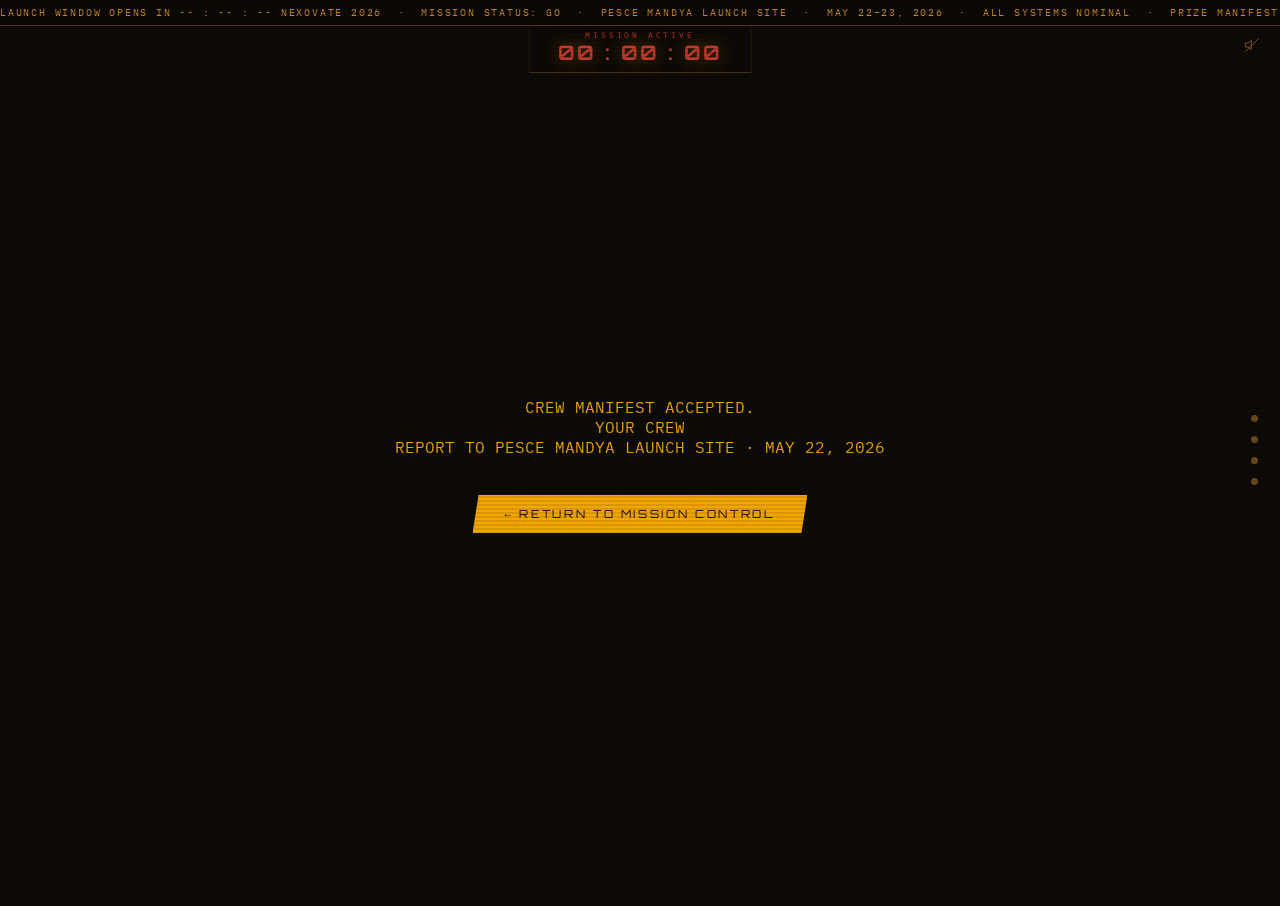
<file: confirmation.html>
<!DOCTYPE html>
<html lang="en">
<head>
  <meta charset="UTF-8">
  <meta name="viewport" content="width=device-width, initial-scale=1.0">
  <title>MISSION CONFIRMED · NEXOVATE 2026</title>
  
  <link rel="preconnect" href="https://fonts.googleapis.com">
  <link href="https://fonts.googleapis.com/css2?family=Orbitron:wght@400;700;900&family=IBM+Plex+Mono:ital,wght@0,300;0,400;0,500;1,400&display=swap" rel="stylesheet">
  
  <link rel="stylesheet" href="css/base.css">
  <link rel="stylesheet" href="css/chrome.css">
  <link rel="stylesheet" href="css/transitions.css">
  <link rel="stylesheet" href="css/confirmation.css">
  
  <script src="js/navigate.js"></script>
  <script src="js/chrome.js"></script>
  <script src="js/confirmation.js"></script>
</head>
<body data-page="confirmation">
  <main class="page">
    <div id="conf-patch">
      <!-- Generated by JS -->
    </div>
    <div class="conf-accepted">CREW MANIFEST ACCEPTED.</div>
    <div class="conf-crew" id="conf-crew">
      <!-- Generated by JS -->
    </div>
    <div class="conf-report">REPORT TO PESCE MANDYA LAUNCH SITE · MAY 22, 2026</div>
    <br>
    <button class="btn btn-next" style="margin-top:18px;" onclick="navigate('index.html')">← RETURN TO MISSION CONTROL</button>
  </main>

</body>
</html>
</file>
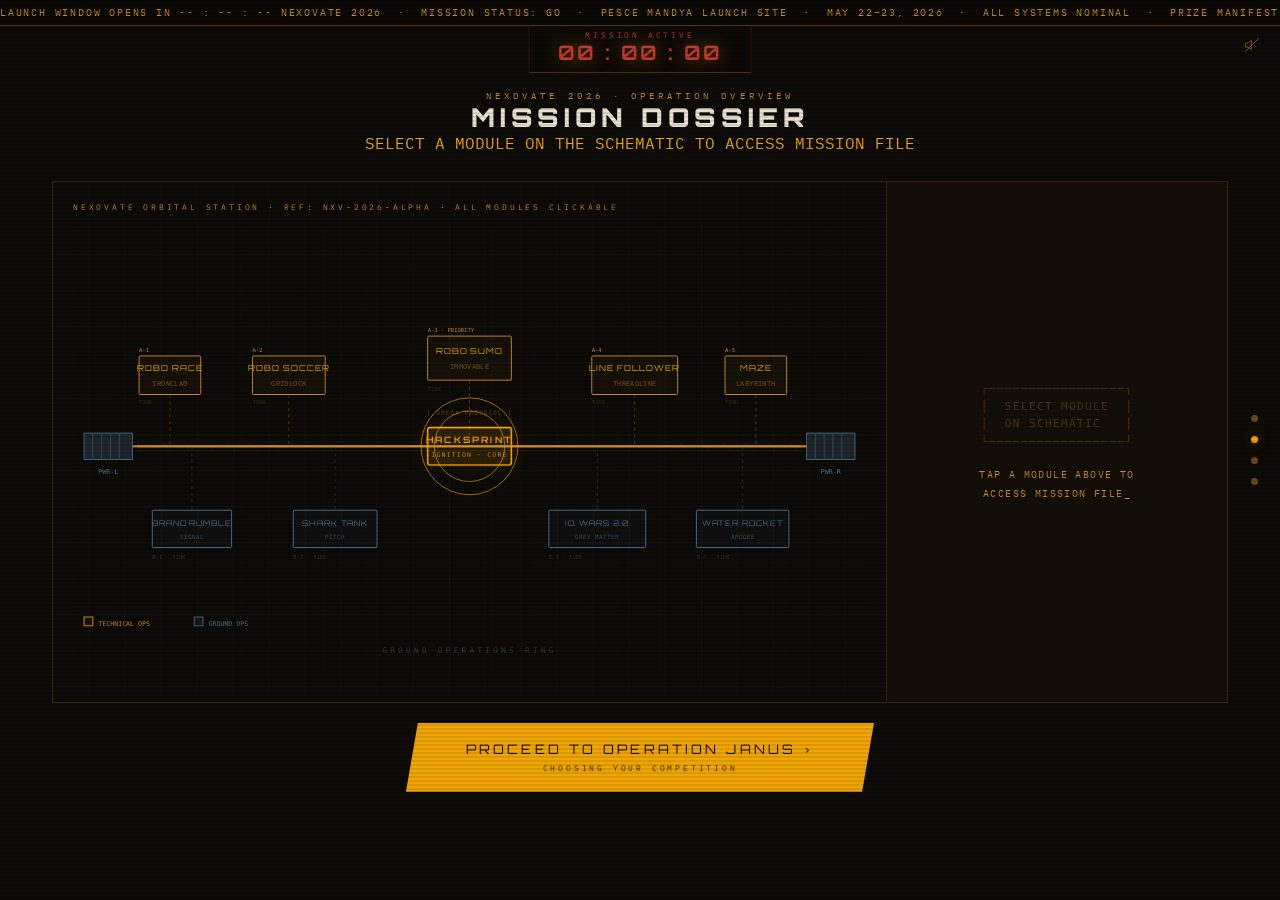
<file: dossier.html>
<!DOCTYPE html>
<html lang="en">
<head>
  <meta charset="UTF-8">
  <meta name="viewport" content="width=device-width, initial-scale=1.0">
  <title>MISSION DOSSIER · NEXOVATE 2026</title>
  
  <link rel="preconnect" href="https://fonts.googleapis.com">
  <link href="https://fonts.googleapis.com/css2?family=Orbitron:wght@400;700;900&family=IBM+Plex+Mono:ital,wght@0,300;0,400;0,500;1,400&display=swap" rel="stylesheet">
  
  <link rel="stylesheet" href="css/base.css">
  <link rel="stylesheet" href="css/chrome.css">
  <link rel="stylesheet" href="css/transitions.css">
  <link rel="stylesheet" href="css/dossier.css">
  
  <script src="js/navigate.js"></script>
  <script src="js/chrome.js"></script>
  <script src="js/events-data.js"></script>
  <script src="js/schematic.js"></script>
</head>
<body data-page="dossier">
  <main class="page">
    <div class="dossier-hdr">
      <span class="section-lbl">NEXOVATE 2026 · OPERATION OVERVIEW</span>
      <div class="section-ttl">MISSION DOSSIER</div>
      <p>SELECT A MODULE ON THE SCHEMATIC TO ACCESS MISSION FILE</p>
    </div>

    <div class="dossier-grid">
      <!-- MOBILE MODULE LIST — shown instead of SVG schematic on small screens -->
      <div id="mobile-module-list">
        <span class="mml-lbl">NEXOVATE 2026 · SELECT MODULE TO ACCESS MISSION FILE</span>
      
        <div class="mml-section">── TECHNICAL OPERATIONS ──</div>
      
        <div class="mml-item" id="mml-roborace" onclick="selMod('roborace'); mmlSel(this)">
          <div class="mml-left">
            <span class="mml-nm">ROBO RACE</span>
            <span class="mml-op">IRONCLAD</span>
          </div>
          <div class="mml-right">
            <span class="mml-id">A-1</span>
            <span class="mml-prize">₹30K</span>
          </div>
          <span class="mml-arrow">›</span>
        </div>
      
        <div class="mml-item" id="mml-robosoccer" onclick="selMod('robosoccer'); mmlSel(this)">
          <div class="mml-left">
            <span class="mml-nm">ROBO SOCCER</span>
            <span class="mml-op">GRIDLOCK</span>
          </div>
          <div class="mml-right">
            <span class="mml-id">A-2</span>
            <span class="mml-prize">₹30K</span>
          </div>
          <span class="mml-arrow">›</span>
        </div>
      
        <div class="mml-item" id="mml-robosumo" onclick="selMod('robosumo'); mmlSel(this)">
          <div class="mml-left">
            <span class="mml-nm">ROBO SUMO · PRIORITY</span>
            <span class="mml-op">IMMOVABLE</span>
          </div>
          <div class="mml-right">
            <span class="mml-id">A-3</span>
            <span class="mml-prize">₹20K</span>
          </div>
          <span class="mml-arrow">›</span>
        </div>
      
        <div class="mml-item" id="mml-linefollower" onclick="selMod('linefollower'); mmlSel(this)">
          <div class="mml-left">
            <span class="mml-nm">LINE FOLLOWER</span>
            <span class="mml-op">THREADLINE</span>
          </div>
          <div class="mml-right">
            <span class="mml-id">A-4</span>
            <span class="mml-prize">₹20K</span>
          </div>
          <span class="mml-arrow">›</span>
        </div>
      
        <div class="mml-item" id="mml-maze" onclick="selMod('maze'); mmlSel(this)">
          <div class="mml-left">
            <span class="mml-nm">MAZE</span>
            <span class="mml-op">LABYRINTH</span>
          </div>
          <div class="mml-right">
            <span class="mml-id">A-5</span>
            <span class="mml-prize">₹20K</span>
          </div>
          <span class="mml-arrow">›</span>
        </div>
      
        <div class="mml-item" id="mml-hacksprint" onclick="selMod('hacksprint'); mmlSel(this)"
             style="border-top: 1px solid rgba(240,165,0,.25); background: rgba(240,165,0,.02);">
          <div class="mml-left">
            <span class="mml-nm" style="color: var(--amber);">HACKSPRINT 6.0</span>
            <span class="mml-op">CORE · OMEGA PROTOCOL</span>
          </div>
          <div class="mml-right">
            <span class="mml-id">OMEGA</span>
            <span class="mml-prize">₹50K</span>
          </div>
          <span class="mml-arrow">›</span>
        </div>
      
        <div class="mml-section" style="margin-top: 4px;">── GROUND OPERATIONS ──</div>
      
        <div class="mml-item nt" id="mml-brandrumbling" onclick="selMod('brandrumbling'); mmlSel(this)">
          <div class="mml-left">
            <span class="mml-nm">BRAND RUMBLE</span>
            <span class="mml-op">SIGNAL</span>
          </div>
          <div class="mml-right">
            <span class="mml-id">B-1</span>
            <span class="mml-prize" style="color: var(--blue);">₹10K</span>
          </div>
          <span class="mml-arrow" style="color: var(--blue);">›</span>
        </div>
      
        <div class="mml-item nt" id="mml-sharktank" onclick="selMod('sharktank'); mmlSel(this)">
          <div class="mml-left">
            <span class="mml-nm">SHARK TANK</span>
            <span class="mml-op">PITCH</span>
          </div>
          <div class="mml-right">
            <span class="mml-id">B-2</span>
            <span class="mml-prize" style="color: var(--blue);">₹10K</span>
          </div>
          <span class="mml-arrow" style="color: var(--blue);">›</span>
        </div>
      
        <div class="mml-item nt" id="mml-iqwars" onclick="selMod('iqwars'); mmlSel(this)">
          <div class="mml-left">
            <span class="mml-nm">IQ WARS 2.0</span>
            <span class="mml-op">GREY MATTER</span>
          </div>
          <div class="mml-right">
            <span class="mml-id">B-3</span>
            <span class="mml-prize" style="color: var(--blue);">₹10K</span>
          </div>
          <span class="mml-arrow" style="color: var(--blue);">›</span>
        </div>
      
        <div class="mml-item nt" id="mml-waterrocket" onclick="selMod('waterrocket'); mmlSel(this)">
          <div class="mml-left">
            <span class="mml-nm">WATER ROCKET</span>
            <span class="mml-op">APOGEE</span>
          </div>
          <div class="mml-right">
            <span class="mml-id">B-4</span>
            <span class="mml-prize" style="color: var(--blue);">₹10K</span>
          </div>
          <span class="mml-arrow" style="color: var(--blue);">›</span>
        </div>
      </div>

      <!-- SCHEMATIC -->
      <div class="sch-panel">
        <span class="sch-lbl">NEXOVATE ORBITAL STATION · REF: NXV-2026-ALPHA · ALL MODULES CLICKABLE</span>
        <svg id="sch-svg" viewBox="0 0 720 410" xmlns="http://www.w3.org/2000/svg"
                    style="width:100%;height:auto;">

                    <!-- Blueprint grid -->
                    <defs>
                        <pattern id="bgrid" width="38" height="38" patternUnits="userSpaceOnUse">
                            <path d="M38 0L0 0 0 38" fill="none" stroke="rgba(74,110,138,.07)" stroke-width=".5" />
                        </pattern>
                    </defs>
                    <rect width="720" height="410" fill="url(#bgrid)" />

                    <!-- MAIN TRUSS -->
                    <line x1="58" y1="200" x2="662" y2="200" stroke="#C8882A" stroke-width="2.2" />
                    <line x1="58" y1="196" x2="662" y2="196" stroke="rgba(240,165,0,.18)" stroke-width=".5" />
                    <line x1="58" y1="204" x2="662" y2="204" stroke="rgba(240,165,0,.18)" stroke-width=".5" />
                    <!-- Truss cross-hatch details -->
                    <g stroke="rgba(240,165,0,.12)" stroke-width=".5">
                        <line x1="80" y1="196" x2="88" y2="204" />
                        <line x1="100" y1="196" x2="108" y2="204" />
                        <line x1="120" y1="196" x2="128" y2="204" />
                        <line x1="140" y1="196" x2="148" y2="204" />
                        <line x1="160" y1="196" x2="168" y2="204" />
                        <line x1="180" y1="196" x2="188" y2="204" />
                        <line x1="550" y1="196" x2="558" y2="204" />
                        <line x1="570" y1="196" x2="578" y2="204" />
                        <line x1="590" y1="196" x2="598" y2="204" />
                        <line x1="610" y1="196" x2="618" y2="204" />
                        <line x1="630" y1="196" x2="638" y2="204" />
                        <line x1="650" y1="196" x2="658" y2="204" />
                    </g>

                    <!-- SOLAR PANELS LEFT -->
                    <rect x="10" y="188" width="44" height="24" fill="rgba(74,110,138,.28)" stroke="#4A6E8A"
                        stroke-width=".8" />
                    <line x1="18" y1="189" x2="18" y2="211" stroke="#4A6E8A" stroke-width=".5" />
                    <line x1="26" y1="189" x2="26" y2="211" stroke="#4A6E8A" stroke-width=".5" />
                    <line x1="34" y1="189" x2="34" y2="211" stroke="#4A6E8A" stroke-width=".5" />
                    <line x1="42" y1="189" x2="42" y2="211" stroke="#4A6E8A" stroke-width=".5" />
                    <line x1="54" y1="200" x2="58" y2="200" stroke="#C8882A" stroke-width="2" />
                    <text x="32" y="225" text-anchor="middle" fill="#4A6E8A" font-size="6"
                        font-family="monospace">PWR-L</text>

                    <!-- SOLAR PANELS RIGHT -->
                    <rect x="666" y="188" width="44" height="24" fill="rgba(74,110,138,.28)" stroke="#4A6E8A"
                        stroke-width=".8" />
                    <line x1="674" y1="189" x2="674" y2="211" stroke="#4A6E8A" stroke-width=".5" />
                    <line x1="682" y1="189" x2="682" y2="211" stroke="#4A6E8A" stroke-width=".5" />
                    <line x1="690" y1="189" x2="690" y2="211" stroke="#4A6E8A" stroke-width=".5" />
                    <line x1="698" y1="189" x2="698" y2="211" stroke="#4A6E8A" stroke-width=".5" />
                    <line x1="662" y1="200" x2="666" y2="200" stroke="#C8882A" stroke-width="2" />
                    <text x="688" y="225" text-anchor="middle" fill="#4A6E8A" font-size="6"
                        font-family="monospace">PWR-R</text>

                    <!-- ═ TECHNICAL MODULES (TOP) ═ -->

                    <!-- M1: ROBO RACE -->
                    <g class="mod-g" id="m-roborace" onclick="selMod('roborace')">
                        <line x1="88" y1="153" x2="88" y2="200" stroke="rgba(240,165,0,.3)" stroke-width=".9"
                            stroke-dasharray="3,3" />
                        <rect class="mod-rect" x="60" y="118" width="56" height="35" rx="1" />
                        <text class="mod-nm" x="88" y="132">ROBO RACE</text>
                        <text class="mod-op" x="88" y="145">IRONCLAD</text>
                        <text x="60" y="114" fill="#C8882A" font-size="5" font-family="monospace">A-1</text>
                        <text x="60" y="162" fill="rgba(240,165,0,.2)" font-size="5" font-family="monospace">₹30K</text>
                    </g>

                    <!-- M2: ROBO SOCCER -->
                    <g class="mod-g" id="m-robosoccer" onclick="selMod('robosoccer')">
                        <line x1="196" y1="153" x2="196" y2="200" stroke="rgba(240,165,0,.3)" stroke-width=".9"
                            stroke-dasharray="3,3" />
                        <rect class="mod-rect" x="163" y="118" width="66" height="35" rx="1" />
                        <text class="mod-nm" x="196" y="132">ROBO SOCCER</text>
                        <text class="mod-op" x="196" y="145">GRIDLOCK</text>
                        <text x="163" y="114" fill="#C8882A" font-size="5" font-family="monospace">A-2</text>
                        <text x="163" y="162" fill="rgba(240,165,0,.2)" font-size="5"
                            font-family="monospace">₹30K</text>
                    </g>

                    <!-- M3: ROBO SUMO (center-top, slightly higher = priority) -->
                    <g class="mod-g" id="m-robosumo" onclick="selMod('robosumo')">
                        <line x1="360" y1="140" x2="360" y2="200" stroke="rgba(240,165,0,.3)" stroke-width=".9"
                            stroke-dasharray="3,3" />
                        <rect class="mod-rect" x="322" y="100" width="76" height="40" rx="1" />
                        <text class="mod-nm" x="360" y="116">ROBO SUMO</text>
                        <text class="mod-op" x="360" y="130">IMMOVABLE</text>
                        <text x="322" y="96" fill="#C8882A" font-size="5" font-family="monospace">A-3 · PRIORITY</text>
                        <text x="322" y="150" fill="rgba(240,165,0,.2)" font-size="5"
                            font-family="monospace">₹20K</text>
                    </g>

                    <!-- M4: LINE FOLLOWER -->
                    <g class="mod-g" id="m-linefollower" onclick="selMod('linefollower')">
                        <line x1="510" y1="153" x2="510" y2="200" stroke="rgba(240,165,0,.3)" stroke-width=".9"
                            stroke-dasharray="3,3" />
                        <rect class="mod-rect" x="471" y="118" width="78" height="35" rx="1" />
                        <text class="mod-nm" x="510" y="132">LINE FOLLOWER</text>
                        <text class="mod-op" x="510" y="145">THREADLINE</text>
                        <text x="471" y="114" fill="#C8882A" font-size="5" font-family="monospace">A-4</text>
                        <text x="471" y="162" fill="rgba(240,165,0,.2)" font-size="5"
                            font-family="monospace">₹20K</text>
                    </g>

                    <!-- M5: MAZE -->
                    <g class="mod-g" id="m-maze" onclick="selMod('maze')">
                        <line x1="620" y1="153" x2="620" y2="200" stroke="rgba(240,165,0,.3)" stroke-width=".9"
                            stroke-dasharray="3,3" />
                        <rect class="mod-rect" x="592" y="118" width="56" height="35" rx="1" />
                        <text class="mod-nm" x="620" y="132">MAZE</text>
                        <text class="mod-op" x="620" y="145">LABYRINTH</text>
                        <text x="592" y="114" fill="#C8882A" font-size="5" font-family="monospace">A-5</text>
                        <text x="592" y="162" fill="rgba(240,165,0,.2)" font-size="5"
                            font-family="monospace">₹20K</text>
                    </g>

                    <!-- ═ REACTOR CORE (HACKSPRINT) ═ -->
                    <g class="reactor-g" id="m-hacksprint" onclick="selMod('hacksprint')">
                        <circle cx="360" cy="200" r="44" class="reactor-ring" />
                        <circle cx="360" cy="200" r="32" class="reactor-ring" style="animation-delay:.6s" />
                        <rect class="reactor-rect" x="322" y="183" width="76" height="34" rx="2" />
                        <text x="360" y="197" text-anchor="middle" fill="#F0A500" font-family="'Orbitron',monospace"
                            font-size="8" font-weight="700" letter-spacing="2">HACKSPRINT</text>
                        <text x="360" y="210" text-anchor="middle" fill="#C8882A" font-family="monospace" font-size="6"
                            letter-spacing="1">IGNITION · CORE</text>
                        <text x="360" y="172" text-anchor="middle" fill="rgba(240,165,0,.4)" font-family="monospace"
                            font-size="5.5" letter-spacing="1">[ OMEGA PROTOCOL ]</text>
                    </g>

                    <!-- ═ NON-TECH MODULES (BOTTOM) ═ -->
                    <text x="360" y="388" text-anchor="middle" fill="rgba(74,110,138,.45)" font-size="7"
                        font-family="monospace" letter-spacing="3">GROUND OPERATIONS RING</text>

                    <!-- M6: BRAND RUMBLING -->
                    <g class="mod-g" id="m-brandrumbling" onclick="selMod('brandrumbling')">
                        <line x1="108" y1="200" x2="108" y2="258" stroke="rgba(74,110,138,.35)" stroke-width=".9"
                            stroke-dasharray="3,3" />
                        <rect class="nt-rect" x="72" y="258" width="72" height="34" rx="1" />
                        <text class="nt-nm" x="108" y="272">BRAND RUMBLE</text>
                        <text class="nt-op" x="108" y="284">SIGNAL</text>
                        <text x="72" y="302" fill="rgba(74,110,138,.4)" font-size="5" font-family="monospace">B-1 ·
                            ₹10K</text>
                    </g>

                    <!-- M7: SHARK TANK -->
                    <g class="mod-g" id="m-sharktank" onclick="selMod('sharktank')">
                        <line x1="238" y1="200" x2="238" y2="258" stroke="rgba(74,110,138,.35)" stroke-width=".9"
                            stroke-dasharray="3,3" />
                        <rect class="nt-rect" x="200" y="258" width="76" height="34" rx="1" />
                        <text class="nt-nm" x="238" y="272">SHARK TANK</text>
                        <text class="nt-op" x="238" y="284">PITCH</text>
                        <text x="200" y="302" fill="rgba(74,110,138,.4)" font-size="5" font-family="monospace">B-2 ·
                            ₹10K</text>
                    </g>

                    <!-- M8: IQ WARS -->
                    <g class="mod-g" id="m-iqwars" onclick="selMod('iqwars')">
                        <line x1="476" y1="200" x2="476" y2="258" stroke="rgba(74,110,138,.35)" stroke-width=".9"
                            stroke-dasharray="3,3" />
                        <rect class="nt-rect" x="432" y="258" width="88" height="34" rx="1" />
                        <text class="nt-nm" x="476" y="272">IQ WARS 2.0</text>
                        <text class="nt-op" x="476" y="284">GREY MATTER</text>
                        <text x="432" y="302" fill="rgba(74,110,138,.4)" font-size="5" font-family="monospace">B-3 ·
                            ₹10K</text>
                    </g>

                    <!-- M9: WATER ROCKET -->
                    <g class="mod-g" id="m-waterrocket" onclick="selMod('waterrocket')">
                        <line x1="608" y1="200" x2="608" y2="258" stroke="rgba(74,110,138,.35)" stroke-width=".9"
                            stroke-dasharray="3,3" />
                        <rect class="nt-rect" x="566" y="258" width="84" height="34" rx="1" />
                        <text class="nt-nm" x="608" y="272">WATER ROCKET</text>
                        <text class="nt-op" x="608" y="284">APOGEE</text>
                        <text x="566" y="302" fill="rgba(74,110,138,.4)" font-size="5" font-family="monospace">B-4 ·
                            ₹10K</text>
                    </g>

                    <!-- Legend -->
                    <g transform="translate(10,355)">
                        <rect width="8" height="8" fill="rgba(240,165,0,.04)" stroke="#F0A500" stroke-width=".8" />
                        <text x="13" y="8" fill="#C8882A" font-size="6" font-family="monospace">TECHNICAL OPS</text>
                        <rect x="100" width="8" height="8" fill="rgba(74,110,138,.14)" stroke="#4A6E8A"
                            stroke-width=".8" />
                        <text x="113" y="8" fill="#4A6E8A" font-size="6" font-family="monospace">GROUND OPS</text>
                    </g>

                </svg>
      </div>
      
      <!-- FILE PANEL -->
      <div class="file-panel" id="file-panel">
        <div class="fp-placeholder">
          <pre>┌─────────────────┐
│  SELECT MODULE  │
│  ON SCHEMATIC   │
└─────────────────┘</pre>
          <div>TAP A MODULE ABOVE TO<br>ACCESS MISSION FILE<span style="animation:blink 1s step-end infinite;display:inline-block">_</span></div>
        </div>
      </div>
    </div>
    
    <div class="dossier-footer">
      <button class="btn btn-primary" onclick="navigate('registration.html')">
        PROCEED TO OPERATION JANUS ›
        <span class="btn-subtitle">CHOOSING YOUR COMPETITION</span>
      </button>
    </div>
  </main>
<style>@keyframes blink { 0%, 100% { opacity: 1 } 50% { opacity: 0 } }</style>
</body>
</html>
</file>
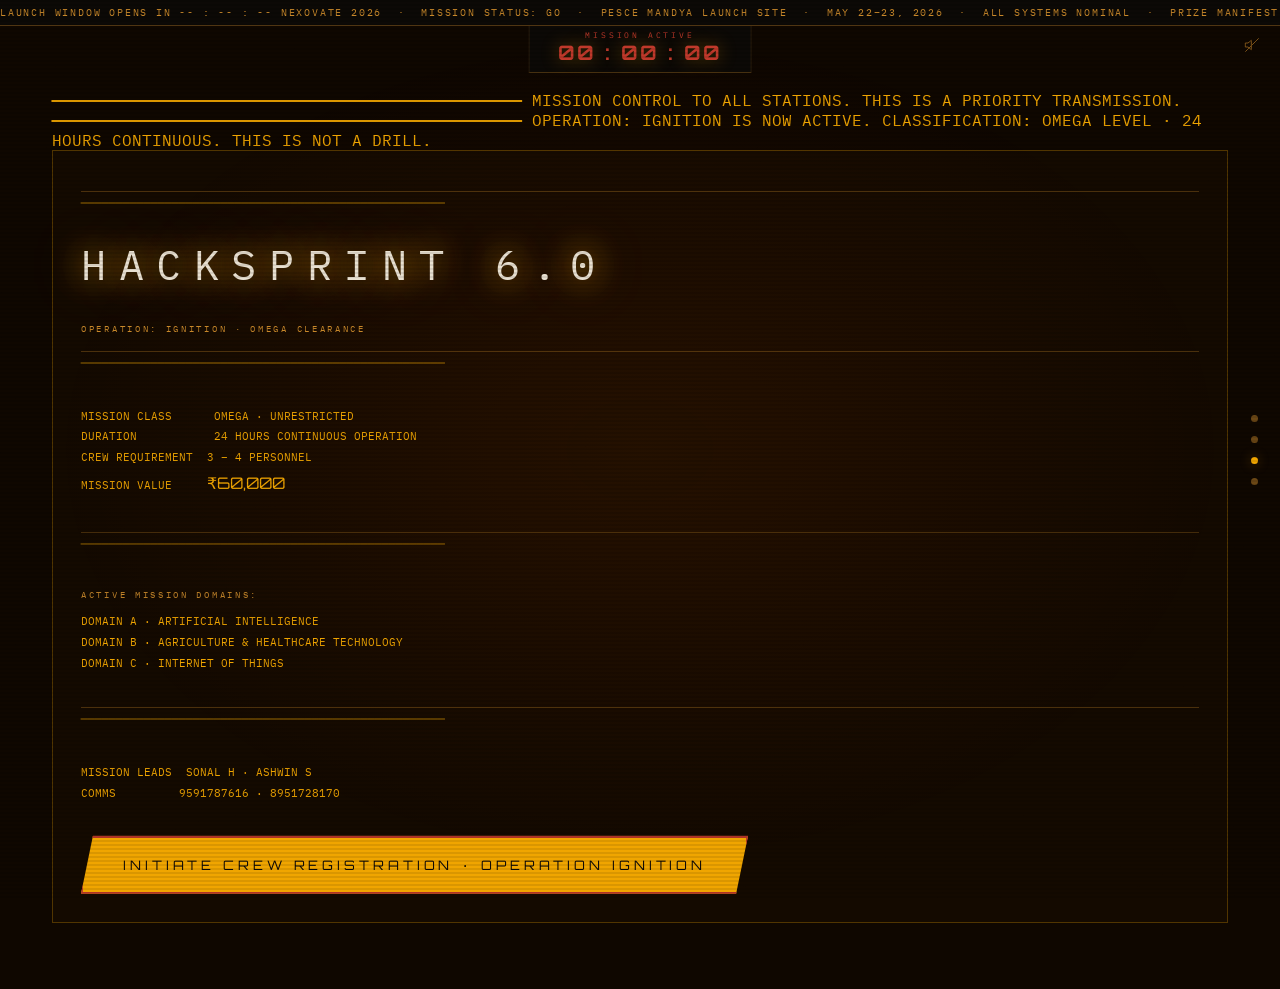
<file: hacksprint.html>
<!DOCTYPE html>
<html lang="en">
<head>
  <meta charset="UTF-8">
  <meta name="viewport" content="width=device-width, initial-scale=1.0">
  <title>OPERATION IGNITION · NEXOVATE 2026</title>
  
  <link rel="preconnect" href="https://fonts.googleapis.com">
  <link href="https://fonts.googleapis.com/css2?family=Orbitron:wght@400;700;900&family=IBM+Plex+Mono:ital,wght@0,300;0,400;0,500;1,400&display=swap" rel="stylesheet">
  
  <link rel="stylesheet" href="css/base.css">
  <link rel="stylesheet" href="css/chrome.css">
  <link rel="stylesheet" href="css/transitions.css">
  <link rel="stylesheet" href="css/hacksprint.css">
  
  <script src="js/navigate.js"></script>
  <script src="js/chrome.js"></script>

</head>
<body data-page="hacksprint">
  <main class="page">
    <div class="tx-block" id="tx-block">
      <span class="tx-line">━━━━━━━━━━━━━━━━━━━━━━━━━━━━━━━━━━━━━━━━━━━━━━━</span>
      <span class="tx-line">MISSION CONTROL TO ALL STATIONS.</span>
      <span class="tx-line">THIS IS A PRIORITY TRANSMISSION.</span>
      <span class="tx-line">━━━━━━━━━━━━━━━━━━━━━━━━━━━━━━━━━━━━━━━━━━━━━━━</span>
      <span class="tx-line">OPERATION: IGNITION IS NOW ACTIVE.</span>
      <span class="tx-line">CLASSIFICATION: OMEGA LEVEL · 24 HOURS CONTINUOUS.</span>
      <span class="tx-line">THIS IS NOT A DRILL.</span>
    </div>

    <div class="hack-brief" id="hack-brief">
      <div class="div-line">━━━━━━━━━━━━━━━━━━━━━━━━━━━━━━━━━━━━━━━━━━━━━━━━━━━━</div>
      <div class="fp-op hack-title-highlight">HACKSPRINT 6.0</div>
      <div style="font-size:9px;letter-spacing:.3em;color:var(--amber-dk);margin-bottom:14px;">OPERATION: IGNITION · OMEGA CLEARANCE</div>
      <div class="div-line">━━━━━━━━━━━━━━━━━━━━━━━━━━━━━━━━━━━━━━━━━━━━━━━━━━━━</div>
      <br>
      <span class="fp-lbl">MISSION CLASS &nbsp;&nbsp;&nbsp;&nbsp;&nbsp;</span><span class="fp-val">OMEGA · UNRESTRICTED</span><br>
      <span class="fp-lbl">DURATION &nbsp;&nbsp;&nbsp;&nbsp;&nbsp;&nbsp;&nbsp;&nbsp;&nbsp;&nbsp;</span><span class="fp-val">24 HOURS CONTINUOUS OPERATION</span><br>
      <span class="fp-lbl">CREW REQUIREMENT &nbsp;</span><span class="fp-val">3 – 4 PERSONNEL</span><br>
      <span class="fp-lbl">MISSION VALUE &nbsp;&nbsp;&nbsp;&nbsp;</span><span class="fp-prize">₹60,000</span><br>
      <br>
      <div class="div-line">━━━━━━━━━━━━━━━━━━━━━━━━━━━━━━━━━━━━━━━━━━━━━━━━━━━━</div>
      <br>
      <div style="font-size:9px;letter-spacing:.3em;color:var(--amber-dk);margin-bottom:8px;">ACTIVE MISSION DOMAINS:</div>
      <div class="hack-domain">DOMAIN A · ARTIFICIAL INTELLIGENCE</div>
      <div class="hack-domain">DOMAIN B · AGRICULTURE & HEALTHCARE TECHNOLOGY</div>
      <div class="hack-domain">DOMAIN C · INTERNET OF THINGS</div>
      <br>
      <div class="div-line">━━━━━━━━━━━━━━━━━━━━━━━━━━━━━━━━━━━━━━━━━━━━━━━━━━━━</div>
      <br>
      <span class="fp-lbl">MISSION LEADS &nbsp;</span><span class="fp-val">SONAL H · ASHWIN S</span><br>
      <span class="fp-lbl">COMMS &nbsp;&nbsp;&nbsp;&nbsp;&nbsp;&nbsp;&nbsp;&nbsp;</span><span class="fp-val">9591787616 · 8951728170</span>
      <br>
      <button class="btn btn-omega" onclick="regFor()">
        INITIATE CREW REGISTRATION · OPERATION IGNITION
      </button>
    </div>
  </main>
<script>
  function regFor() {
    sessionStorage.setItem('preselect', 'hacksprint');
    navigate('registration');
  }
</script>
</body>
</html>
</file>
<file: css/base.css>
:root {
  --bg:        #0D0A07;
  --bg2:       #110D09;
  --bg3:       #0A0805;
  --amber:     #F0A500;
  --amber-dk:  #C8882A;
  --amber-dim: rgba(240, 165, 0, 0.10);
  --amber-glow:rgba(240, 165, 0, 0.35);
  --offwhite:  #E8E0D0;
  --red:       #C0392B;
  --blue:      #4A6E8A;
  --blue-dim:  rgba(74, 110, 138, 0.06);
  --hack-bg:   #0F0700;
  --font-d:    'Orbitron', monospace;
  --font-m:    'IBM Plex Mono', monospace;
}
*, *::before, *::after { margin: 0; padding: 0; box-sizing: border-box; }
html { scroll-behavior: smooth; }
body {
  background: var(--bg);
  color: var(--amber);
  font-family: var(--font-m);
  overflow-x: hidden;
  min-height: 100vh;
}
.page {
  min-height: 100vh;
  padding: 90px 52px 60px;   /* top: 90px clears ticker + tminus bar */
  position: relative;
}
@media (max-width: 768px) {
  .page { padding: 90px 20px 80px; }

  /* Prevent Orbitron display titles overflowing on narrow screens */
  .ttl {
    font-size: clamp(16px, 5.5vw, 26px);
    letter-spacing: .1em;
  }
}

@media (max-width: 360px) {
  .page { padding: 90px 12px 80px; }
}

/* Suppress iOS tap flash on interactive elements */
.btn, .btn-primary, .btn-action, .btn-ghost, .btn-next, .btn-file, .btn-next.danger {
  -webkit-tap-highlight-color: transparent;
  touch-action: manipulation;
}
#scanlines {
  position: fixed; inset: 0; pointer-events: none; z-index: 9998;
  background: repeating-linear-gradient(
    0deg, transparent, transparent 2px,
    rgba(0,0,0,0.09) 2px, rgba(0,0,0,0.09) 4px
  );
}
#grain-svg {
  position: fixed; inset: 0; width: 100%; height: 100%;
  pointer-events: none; z-index: 9997; opacity: 0.055;
}
#static-overlay {
  position: fixed; inset: 0; z-index: 9999; display: none;
}
#static-canvas { width: 100%; height: 100%; display: block; }
.lbl, .section-lbl { font-size: 9px;  letter-spacing: .45em; color: var(--amber-dk); display: block; }
.ttl, .section-ttl { font-family: var(--font-d); font-size: 26px; font-weight: 900;
         letter-spacing: .18em; color: var(--offwhite); text-transform: uppercase; }
.mono  { font-family: var(--font-m); }
.amber { color: var(--amber); }
.dim   { color: var(--amber-dk); }
.white { color: var(--offwhite); }
.red   { color: var(--red); }
.blue  { color: var(--blue); }

.divider, .div-line {
  border-top: 1px solid var(--amber-dk);
  opacity: 0.3;
  margin: 12px 0;
  width: 100%;
}
.divider::after, .div-line::after { display: none; }
.btn {
  font-family: var(--font-d);
  letter-spacing: 0.24em;
  border: none;
  cursor: pointer;
  text-transform: uppercase;
  transition: background 0.2s, box-shadow 0.2s;
}
.btn-primary {
  font-size: 13px;
  color: var(--bg);
  background: var(--amber);
  padding: 18px 60px;
  display: inline-flex;
  flex-direction: column;
  align-items: center;
  justify-content: center;
  gap: 6px;
  /* Use a slightly larger clip offset to ensure text safety */
  clip-path: polygon(12px 0%, 100% 0%, calc(100% - 12px) 100%, 0% 100%);
  animation: pulse-btn 2.2s ease-in-out infinite;
  width: auto;
  max-width: 90vw;
  text-align: center;
  line-height: 1.3;
  white-space: normal; /* Allow wrapping to keep text inside the box */
}
.btn-subtitle {
  display: block;
  font-size: 8px;
  letter-spacing: 0.35em;
  opacity: 0.8;
  font-family: var(--font-m);
}
.btn-primary:hover {
  background: var(--offwhite);
  box-shadow: 0 0 36px var(--amber-glow);
  animation: none;
}
.btn-action {
  font-size: 10px;
  color: var(--bg);
  background: var(--amber);
  padding: 11px 16px;
  width: 100%;
  clip-path: polygon(5px 0%, 100% 0%, calc(100% - 5px) 100%, 0% 100%);
}
.btn-action:hover { background: var(--offwhite); box-shadow: 0 0 18px rgba(240,165,0,.4); }
.btn-ghost {
  font-size: 11px;
  color: var(--amber);
  background: transparent;
  border: 1px solid var(--amber);
  padding: 11px 28px;
}
.btn-ghost:hover { background: rgba(240,165,0,0.12); }

@keyframes pulse-btn {
  0%,100% { box-shadow: 0 0 18px rgba(240,165,0,.25); }
  50%      { box-shadow: 0 0 40px rgba(240,165,0,.55); }
}
@keyframes page-in {
  from { opacity: 0; transform: translateY(6px); }
  to   { opacity: 1; transform: none; }
}
.page { animation: page-in 0.35s ease-out forwards; }

/* ── btn-next (registration steps) ── */
.btn-next {
  font-size: 11px;
  color: var(--bg);
  background: var(--amber);
  padding: 12px 32px;
  clip-path: polygon(6px 0%, 100% 0%, calc(100% - 6px) 100%, 0% 100%);
  transition: background 0.2s, box-shadow 0.2s;
}
.btn-next:hover {
  background: var(--offwhite);
  box-shadow: 0 0 24px var(--amber-glow);
}

/* ── btn-file (dossier file panel) ── */
.btn-file {
  font-size: 10px;
  color: var(--bg);
  background: var(--amber);
  padding: 11px 20px;
  width: 100%;
  margin-top: 12px;
  clip-path: polygon(5px 0%, 100% 0%, calc(100% - 5px) 100%, 0% 100%);
  transition: background 0.2s, box-shadow 0.2s;
}
.btn-file:hover {
  background: var(--offwhite);
  box-shadow: 0 0 18px rgba(240,165,0,.4);
}

/* ── danger variant (launch button) ── */
.btn-next.danger {
  background: var(--red);
}
.btn-next.danger:hover {
  background: #e74c3c;
  box-shadow: 0 0 24px rgba(192, 57, 43, 0.5);
}
.btn-next.full {
  width: 100%;
}
</file>
<file: css/chrome.css>
#ticker {
  position: fixed; top: 0; left: 0; right: 0; height: 26px;
  background: rgba(13,10,7,0.97);
  border-bottom: 1px solid rgba(200,136,42,0.4);
  overflow: hidden; z-index: 200;
  display: flex; align-items: center;
}
#ticker-inner {
  white-space: nowrap;
  animation: tick 55s linear infinite;
  font-size: 10px; letter-spacing: 0.18em; color: var(--amber-dk);
}
#ticker-inner em { color: var(--amber); font-style: normal; }
#ticker:hover #ticker-inner { animation-play-state: paused; }
@keyframes tick {
  from { transform: translateX(100vw); }
  to   { transform: translateX(-100%); }
}
#tminus {
  position: fixed; top: 26px; left: 50%; transform: translateX(-50%);
  background: rgba(13,10,7,0.97);
  border-bottom: 1px solid rgba(200,136,42,0.35);
  border-left:   1px solid rgba(200,136,42,0.15);
  border-right:  1px solid rgba(200,136,42,0.15);
  padding: 4px 28px 7px; text-align: center; z-index: 200;
  white-space: nowrap;
}
#tminus-lbl {
  font-size: 8px; letter-spacing: .35em; color: var(--amber-dk); display: block;
}
#tminus-dig {
  font-family: var(--font-d); font-size: 20px; font-weight: 700;
  color: var(--amber); letter-spacing: .12em;
  text-shadow: 0 0 18px rgba(240,165,0,.4);
}
@media (max-width: 768px) {
  #tminus-dig { font-size: 15px; }

  /* Prevent tminus from overflowing viewport width */
  #tminus {
    max-width: calc(100vw - 40px);
    padding: 4px 14px 6px;
  }

  /* Shrink label to save vertical space */
  #tminus-lbl {
    font-size: 7px;
    letter-spacing: .25em;
  }

  /* Move sound button below ticker, left side — avoids tminus overlap */
  #sound-btn {
    top: 30px;
    right: auto;
    left: 10px;
    opacity: 0.45;
  }
}
@media (max-width: 360px) {
  #tminus { padding: 4px 8px 5px; }
  #tminus-dig { font-size: 13px; letter-spacing: 0.05em; }
}
#nav-dots {
  position: fixed; right: 22px; top: 50%; transform: translateY(-50%);
  display: flex; flex-direction: column; gap: 14px; z-index: 200;
}
@media (max-width: 768px) { #nav-dots { display: none; } }
.nd {
  width: 7px; height: 7px; border-radius: 50%;
  background: var(--amber-dk); opacity: 0.5;
  cursor: pointer; transition: all .3s; position: relative;
}
.nd.on { background: var(--amber); box-shadow: 0 0 12px var(--amber-glow); opacity: 1; }
.nd::after {
  content: attr(data-lbl);
  position: absolute; right: 18px; top: 50%; transform: translateY(-50%);
  font-size: 8px; letter-spacing: .2em; color: var(--amber-dk);
  white-space: nowrap; opacity: 0; transition: .2s;
}
.nd:hover::after { opacity: 1; }
#sound-btn {
  position: fixed; top: 33px; right: 16px; z-index: 200;
  background: transparent; border: none; cursor: pointer;
  color: var(--amber-dk); opacity: 0.6; transition: opacity 0.2s;
  padding: 4px;
}
#sound-btn:hover { opacity: 1; }
#sound-btn svg { width: 16px; height: 16px; display: block; }
#mobile-nav {
  display: none;
  position: fixed; bottom: 0; left: 0; right: 0; height: 52px;
  background: rgba(13,10,7,0.97);
  border-top: 1px solid rgba(200,136,42,0.3);
  z-index: 200;
  align-items: center; justify-content: space-between;
  padding: 0 20px;
  font-size: 9px; letter-spacing: 0.3em; color: var(--amber-dk);
  font-family: var(--font-m);
}
@media (max-width: 768px) { #mobile-nav { display: flex; } }
#mobile-nav span { color: var(--amber); letter-spacing: 0.4em; }
#mobile-nav button {
  background: transparent; border: none; color: var(--amber-dk);
  font-family: var(--font-m); font-size: 9px; letter-spacing: 0.3em;
  cursor: pointer; padding: 8px;
}
#mobile-nav button:hover { color: var(--amber); }
</file>
<file: css/transitions.css>
/* Static overlay */
#static-overlay { position: fixed; inset: 0; z-index: 9999; display: none; }
#static-canvas  { width: 100%; height: 100%; display: block; }

/* Page-out: fired just before navigation */
.page-exit {
  animation: page-out 0.18s ease-in forwards;
}
@keyframes page-out {
  to { opacity: 0; transform: translateY(-4px); }
}
</file>
<file: css/hero.css>
#hero-content {
  display: flex; flex-direction: column;
  align-items: center; justify-content: center;
  text-align: center; gap: 0;
  min-height: calc(100vh - 90px);
}
#patch-wrap {
  margin-bottom: 32px;
  filter: drop-shadow(0 0 36px rgba(240,165,0,.28));
  animation: float 4.5s ease-in-out infinite;
}
@keyframes float {
  0%,100% { transform: translateY(0); }
  50%      { transform: translateY(-9px); }
}
.classify {
  font-size: 8px; letter-spacing: .4em;
  border: 1px solid rgba(200,136,42,.5);
  color: var(--amber-dk); padding: 3px 14px;
  margin-bottom: 20px;
}
.hero-sub {
  font-size: 11px; letter-spacing: .18em;
  color: var(--amber-dk); margin-bottom: 40px; line-height: 2.2;
}
.hero-sub span { color: var(--offwhite); }
.hero-footer {
  margin-top: 40px; font-size: 9px;
  letter-spacing: .4em; color: rgba(200,136,42,0.4);
}
</file>
<file: css/confirmation.css>
.page { display: flex; flex-direction: column; align-items: center; justify-content: center; }
.conf-wrap { display: flex; flex-direction: column; align-items: center; text-align: center; gap: 24px; }
#conf-patch { filter: drop-shadow(0 0 36px rgba(240,165,0,.35)); animation: float 4.5s ease-in-out infinite; }
@keyframes float {
  0%,100% { transform: translateY(0); }
  50%      { transform: translateY(-9px); }
}
.conf-msg {
  font-family: var(--font-m); font-size: 11px;
  letter-spacing: .18em; color: var(--offwhite); line-height: 2.2;
}
.conf-highlight {
  font-family: var(--font-d); font-size: 18px;
  letter-spacing: .18em; color: var(--amber); display: block; margin: 4px 0;
}
.conf-return {
  font-size: 9px; letter-spacing: .3em; color: var(--amber-dk); margin-top: 8px;
}
.conf-return span { cursor: pointer; }
.conf-return span:hover { color: var(--amber); }
</file>
<file: css/dossier.css>
.dossier-hdr { text-align: center; margin-bottom: 28px; }
.dossier-sub { font-size: 10px; letter-spacing: .2em; color: var(--amber-dk); margin-top: 8px; }
.dossier-grid {
  display: grid;
  grid-template-columns: 1fr clamp(240px, 30vw, 340px);
  border: 1px solid rgba(240,165,0,.18);
  min-height: 500px; flex: 1;
}

.sch-panel {
  border-right: 1px solid rgba(240,165,0,.18);
  padding: 20px; position: relative; overflow: hidden;
  background-image:
    linear-gradient(rgba(74,110,138,.055) 1px, transparent 1px),
    linear-gradient(90deg, rgba(74,110,138,.055) 1px, transparent 1px);
  background-size: 36px 36px;
}
/* ── MOBILE MODULE LIST (hidden on desktop) ── */
#mobile-module-list {
  display: none;
}

@media (max-width: 768px) {
  /* Grid stacks: module list → file panel */
  .dossier-grid {
    grid-template-columns: 1fr;
    border: none;
    gap: 0;
    min-height: unset;
  }

  /* Hide SVG schematic on mobile — untappable at this scale */
  .sch-panel {
    display: none;
  }

  /* Show mobile module list instead */
  #mobile-module-list {
    display: block;
    border: 1px solid rgba(240,165,0,.18);
    background: rgba(240,165,0,.015);
    margin-bottom: 0;
  }

  .mml-lbl {
    font-size: 8px;
    letter-spacing: .35em;
    color: var(--amber-dk);
    padding: 10px 16px 6px;
    display: block;
    border-bottom: 1px solid rgba(240,165,0,.1);
  }

  .mml-section {
    font-size: 7px;
    letter-spacing: .4em;
    color: var(--blue);
    padding: 8px 16px 4px;
    opacity: .7;
  }

  .mml-item {
    display: flex;
    align-items: center;
    justify-content: space-between;
    padding: 14px 16px;
    border-bottom: 1px solid rgba(240,165,0,.08);
    cursor: pointer;
    transition: background 0.15s;
    min-height: 56px; /* large tap target */
    -webkit-tap-highlight-color: transparent;
  }

  .mml-item:active {
    background: rgba(240,165,0,.08);
  }

  .mml-item.sel {
    background: rgba(240,165,0,.07);
    border-bottom-color: rgba(240,165,0,.2);
  }

  .mml-item.sel .mml-op {
    color: var(--amber);
  }

  .mml-item.nt { /* non-technical: blue accent */
    border-left: 2px solid transparent;
  }

  .mml-item.nt.sel {
    border-left-color: var(--blue);
    background: rgba(74,110,138,.07);
  }

  .mml-item.nt .mml-op {
    color: var(--blue);
  }

  .mml-item.nt.sel .mml-op {
    color: var(--offwhite);
  }

  .mml-left {
    display: flex;
    flex-direction: column;
    gap: 3px;
  }

  .mml-nm {
    font-family: var(--font-d);
    font-size: 11px;
    letter-spacing: .18em;
    color: var(--amber);
  }

  .mml-op {
    font-size: 8px;
    letter-spacing: .25em;
    color: var(--amber-dk);
    opacity: .6;
    text-transform: uppercase;
  }

  .mml-right {
    display: flex;
    flex-direction: column;
    align-items: flex-end;
    gap: 2px;
  }

  .mml-id {
    font-size: 7px;
    letter-spacing: .3em;
    color: rgba(240,165,0,.4);
  }

  .mml-prize {
    font-family: var(--font-d);
    font-size: 10px;
    color: var(--amber);
  }

  .mml-arrow {
    font-size: 12px;
    color: var(--amber-dk);
    opacity: .4;
    margin-left: 10px;
    transition: opacity 0.15s, transform 0.15s;
  }

  .mml-item.sel .mml-arrow {
    opacity: 1;
    transform: translateX(2px);
  }

  /* File panel: fixed height so it always shows, scrollable */
  .file-panel {
    border: 1px solid rgba(240,165,0,.18);
    border-top: none;
    min-height: 280px;
    max-height: 60vh;
    overflow-y: auto;
    font-size: 11px;
  }

  /* Footer button: full width on mobile */
  .dossier-footer {
    margin-top: 16px;
  }

  .dossier-footer .btn-primary {
    width: 100%;
    display: flex;
    flex-direction: column;
    align-items: center;
    justify-content: center;
    text-align: center;
    font-size: 11px;
    padding: 16px 32px;
    clip-path: polygon(10px 0%, 100% 0%, calc(100% - 10px) 100%, 0% 100%);
  }
}
.sch-lbl { font-size: 8px; letter-spacing: .35em; color: var(--amber-dk); margin-bottom: 14px; display: block; }
#schematic-svg { width: 100%; height: auto; }

/* SVG module interactions */
.mod-g  { cursor: crosshair; }
.mod-rect { fill: rgba(240,165,0,.04); stroke: var(--amber-dk); stroke-width: .9; transition: all .2s; }
.mod-g:hover .mod-rect,
.mod-g.sel  .mod-rect { fill: rgba(240,165,0,.14); stroke: var(--amber); stroke-width: 1.5; }
.mod-nm { font-family: var(--font-d); font-size: 7.5px; fill: var(--amber); text-anchor: middle; letter-spacing: .12em; }
.mod-op { font-family: var(--font-m); font-size: 6px; fill: var(--amber-dk); text-anchor: middle; letter-spacing: .06em; opacity: 0.6; }
.mod-g:hover .mod-op,
.mod-g.sel  .mod-op { fill: var(--offwhite); }

/* Non-technical modules (blue stroke) */
.nt-rect { fill: rgba(74,110,138,.06); stroke: #4A6E8A; stroke-width: .9; transition: all .2s; }
.mod-g:hover .nt-rect,
.mod-g.sel  .nt-rect { fill: rgba(74,110,138,.18); stroke-width: 1.5; }
.nt-nm { font-family: var(--font-d); font-size: 7px; fill: #4A6E8A; text-anchor: middle; letter-spacing: .12em; }
.nt-op { font-family: var(--font-m); font-size: 5.5px; fill: rgba(74,110,138,0.7); text-anchor: middle; }
.mod-g:hover .nt-op { fill: var(--offwhite); }

/* Reactor core */
.reactor-g { cursor: crosshair; }
.reactor-ring { fill: none; stroke: var(--amber); stroke-width: .6; animation: rpulse 2.2s ease-in-out infinite; }
.reactor-ring:nth-child(2) { animation-delay: .6s; }
@keyframes rpulse {
  0%,100% { opacity: .15; }
  50%      { opacity: .55; }
}
.reactor-rect {
  fill: rgba(240,165,0,.09); stroke: var(--amber); stroke-width: 1.5;
  filter: drop-shadow(0 0 7px rgba(240,165,0,.4)); transition: all .3s;
}
.reactor-g:hover .reactor-rect,
.reactor-g.sel  .reactor-rect { fill: rgba(240,165,0,.22); filter: drop-shadow(0 0 18px rgba(240,165,0,.7)); }

/* File panel */
.file-panel {
  background: rgba(240,165,0,.025); padding: 22px;
  overflow-y: auto; font-size: 11px; line-height: 1.85;
  font-family: var(--font-m);
}
.fp-placeholder {
  display: flex; flex-direction: column; align-items: center;
  justify-content: center; height: 100%; font-size: 10px;
  letter-spacing: .14em; color: var(--amber-dk); text-align: center; gap: 16px;
}
.fp-placeholder pre { opacity: .3; font-size: 11px; line-height: 1.6; }
.fp-op {
  font-family: var(--font-d); font-size: 18px; font-weight: 700;
  letter-spacing: .18em; color: var(--amber);
  text-shadow: 0 0 18px rgba(240,165,0,.4); margin: 10px 0 4px;
}
.fp-tagline { font-style: italic; color: var(--amber-dk); font-size: 10.5px; margin-bottom: 10px; }
.fp-obj { color: var(--offwhite); font-size: 10.5px; line-height: 1.85; margin: 8px 0 14px; }
.fp-lbl { color: var(--amber-dk); font-size: 10px; letter-spacing: .18em; }
.fp-val { color: var(--offwhite); }
.fp-prize { color: var(--amber); font-family: var(--font-d); font-size: 15px; }
.fp-type { font-size: 8px; letter-spacing: .22em; color: var(--blue); }
.fp-status { font-size: 8px; letter-spacing: .3em; color: var(--amber-dk); margin: 8px 0; }
.dossier-footer {
  text-align: center; margin-top: 20px;
  font-size: 9px; letter-spacing: .4em; color: rgba(200,136,42,0.4);
}
</file>
<file: css/hacksprint.css>
body[data-page="hacksprint"] { background: var(--hack-bg); }
body[data-page="hacksprint"]::before {
  content: '';
  position: fixed; inset: 0; pointer-events: none;
  background: radial-gradient(ellipse at center, rgba(240,100,0,.08) 0%, transparent 65%);
  z-index: 0;
}
#trajectory-arc { position: absolute; inset: 0; width: 100%; height: 100%; pointer-events: none; z-index: 0; }
#tx-overlay {
  position: fixed; inset: 0; z-index: 100;
  display: flex; flex-direction: column; align-items: center; justify-content: center;
  background: var(--hack-bg);
}
#tx-lines { font-family: var(--font-m); font-size: 13px; letter-spacing: .28em; line-height: 2.2; text-align: center; }
.tx-dim  { color: var(--amber-dk); }
.tx-amber{ color: var(--amber); }
.tx-large{ font-family: var(--font-d); font-size: 16px; letter-spacing: .22em; }
.tx-red  { color: var(--red); font-family: var(--font-d); font-size: 15px; letter-spacing: .3em; }
.tx-bold { font-weight: 700; }
#tx-skip {
  position: absolute; bottom: 32px; right: 32px;
  background: transparent; border: 1px solid rgba(200,136,42,0.3);
  color: var(--amber-dk); font-family: var(--font-m); font-size: 9px;
  letter-spacing: .3em; padding: 6px 14px; cursor: pointer;
}
#tx-skip:hover { color: var(--amber); border-color: rgba(200,136,42,0.7); }
#hack-content {
  position: relative; z-index: 1;
  max-width: 680px; width: 100%; margin: 0 auto;
  display: flex; flex-direction: column; align-items: center; text-align: center;
}
.hack-op {
  font-family: var(--font-d); font-size: 32px; font-weight: 900;
  letter-spacing: .22em; color: var(--amber); margin-top: 8px;
}
.hack-title-highlight {
  font-size: 42px !important;
  color: var(--offwhite) !important;
  text-shadow: 0 0 30px var(--amber), 0 0 60px rgba(240,165,0,0.4);
  letter-spacing: 0.3em;
  margin-bottom: 15px;
}
.hack-sub { font-family: var(--font-m); font-size: 14px; letter-spacing: .38em; color: var(--offwhite); }
.divider-line { width: 100%; border-top: 1px solid rgba(240,165,0,0.3); margin: 20px 0; }
.hack-brief {
  width: 100%; border: 1px solid rgba(240,165,0,.28);
  padding: 28px; background: rgba(240,165,0,.025);
  font-family: var(--font-m); font-size: 11px; line-height: 1.9;
  text-align: left;
}
.hack-brief-title { font-family: var(--font-m); font-size: 9px; letter-spacing: .3em; color: var(--amber-dk); padding: 8px 0; }
.brief-row, .brief-domain, .brief-phase { margin: 4px 0; }
.brief-section-title { font-size: 9px; letter-spacing: .3em; color: var(--amber-dk); margin: 10px 0 6px; }
.fp-prize { color: var(--amber); font-family: var(--font-d); font-size: 16px; }
.hack-desc {
  width: 100%; font-family: var(--font-m); font-size: 11px; line-height: 1.9;
  color: var(--offwhite); margin-top: 20px; text-align: left;
}
.btn-omega {
  font-family: var(--font-d); font-size: 13px; letter-spacing: .3em;
  color: var(--bg); background: var(--amber);
  border: 2px solid var(--red); padding: 18px 40px;
  display: inline-flex;
  flex-direction: column;
  align-items: center;
  justify-content: center;
  gap: 8px;
  clip-path: polygon(12px 0%, 100% 0%, calc(100% - 12px) 100%, 0% 100%);
  box-shadow: 0 0 0 4px rgba(192,57,43,.3), 0 0 32px rgba(240,165,0,.3);
  animation: omega-pulse 1.8s ease-in-out infinite;
  margin-top: 32px; cursor: pointer;
  white-space: normal;
  line-height: 1.4;
  width: auto;
}
.btn-omega:hover { background: var(--offwhite); animation: none; }
@keyframes omega-pulse {
  0%,100% { box-shadow: 0 0 0 4px rgba(192,57,43,.3), 0 0 20px rgba(240,165,0,.25); }
}

@media (max-width: 768px) {
  /* Transmission overlay text */
  #tx-lines {
    font-size: 11px;
    letter-spacing: .18em;
    padding: 0 20px;
    line-height: 2;
  }

  .tx-large {
    font-size: 13px;
    letter-spacing: .16em;
  }

  .tx-red {
    font-size: 12px;
    letter-spacing: .22em;
  }

  #tx-skip {
    bottom: 80px; /* clear mobile-nav */
    right: 20px;
  }

  /* Main content scaling */
  .hack-op {
    font-size: clamp(20px, 7vw, 32px);
    letter-spacing: .14em;
  }

  .hack-sub {
    font-size: 11px;
    letter-spacing: .22em;
  }

  .hack-brief {
    padding: 18px 16px;
    font-size: 10.5px;
  }

  .btn-omega {
    padding: 16px 28px;
    font-size: 11px;
    letter-spacing: .2em;
    width: 100%;
  }

  /* Clear fixed mobile-nav at bottom */
  #hack-content {
    padding-bottom: 70px;
  }
}
</file>
